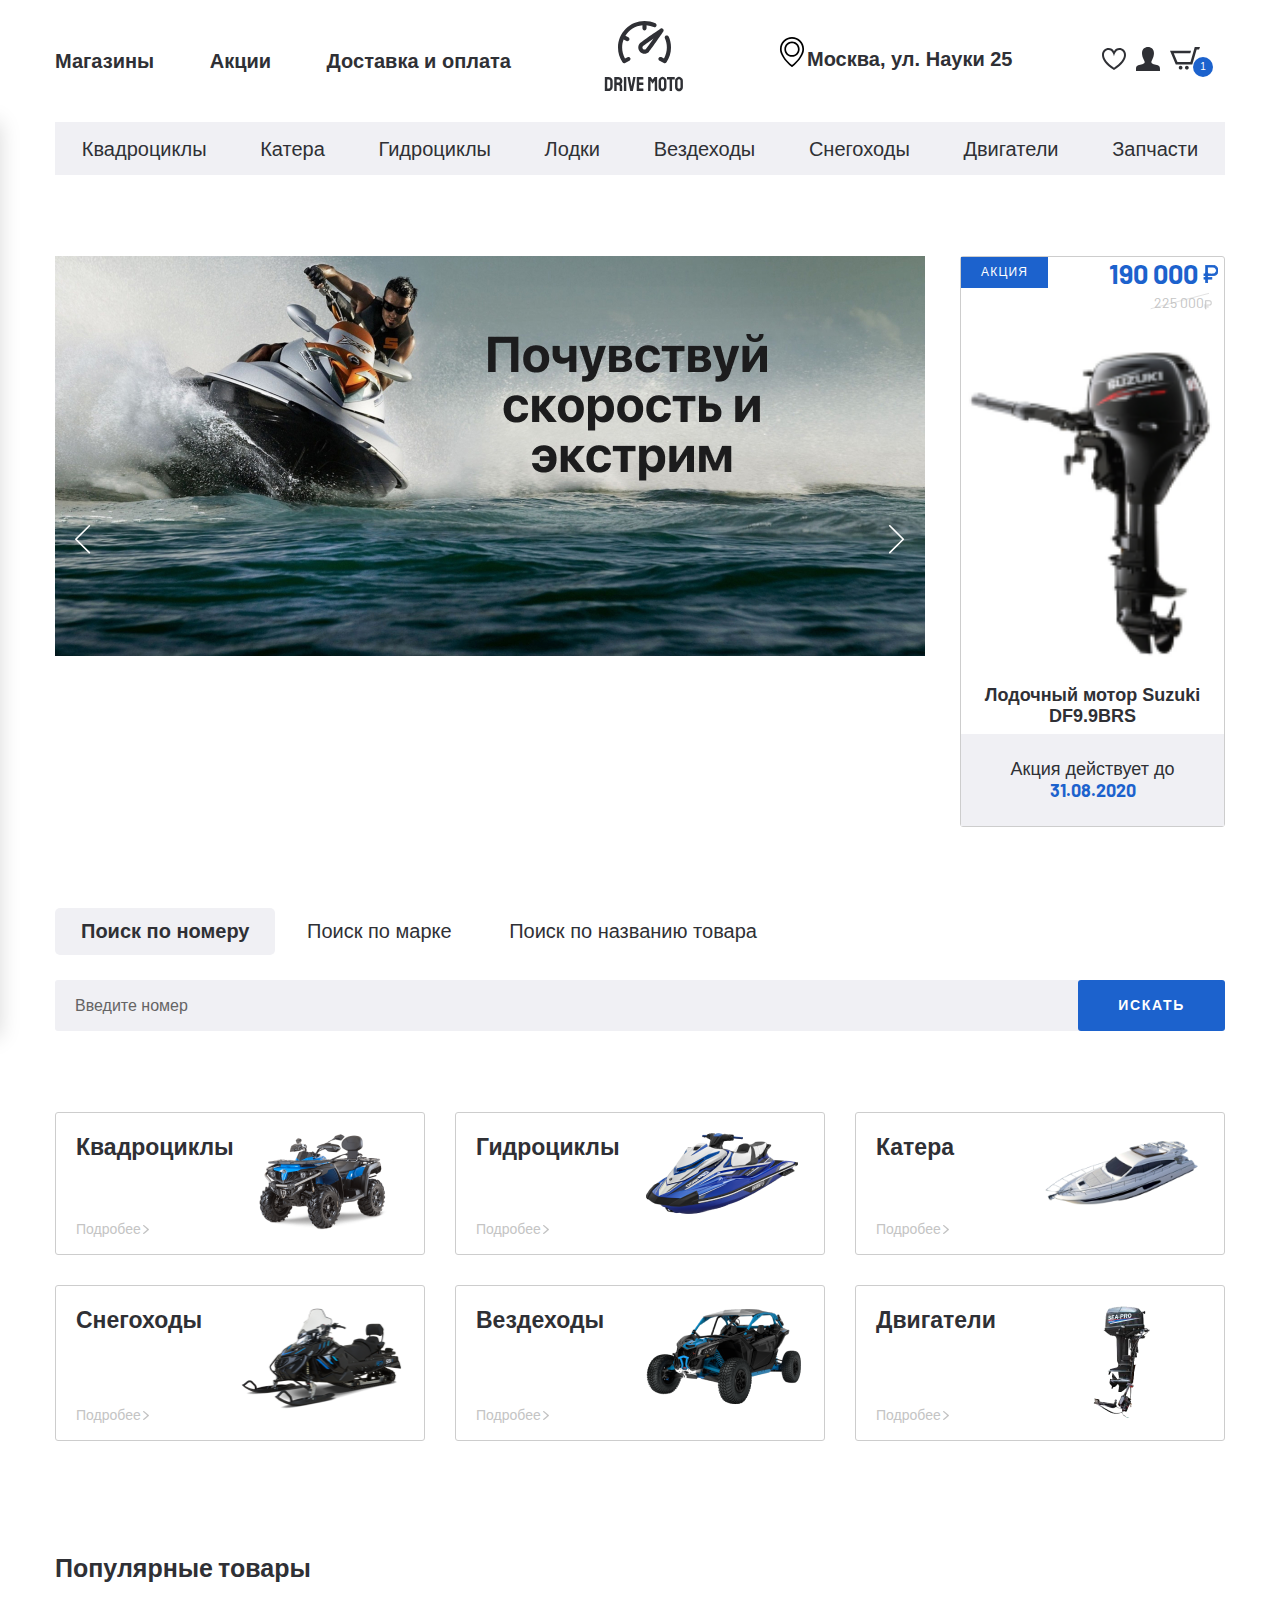
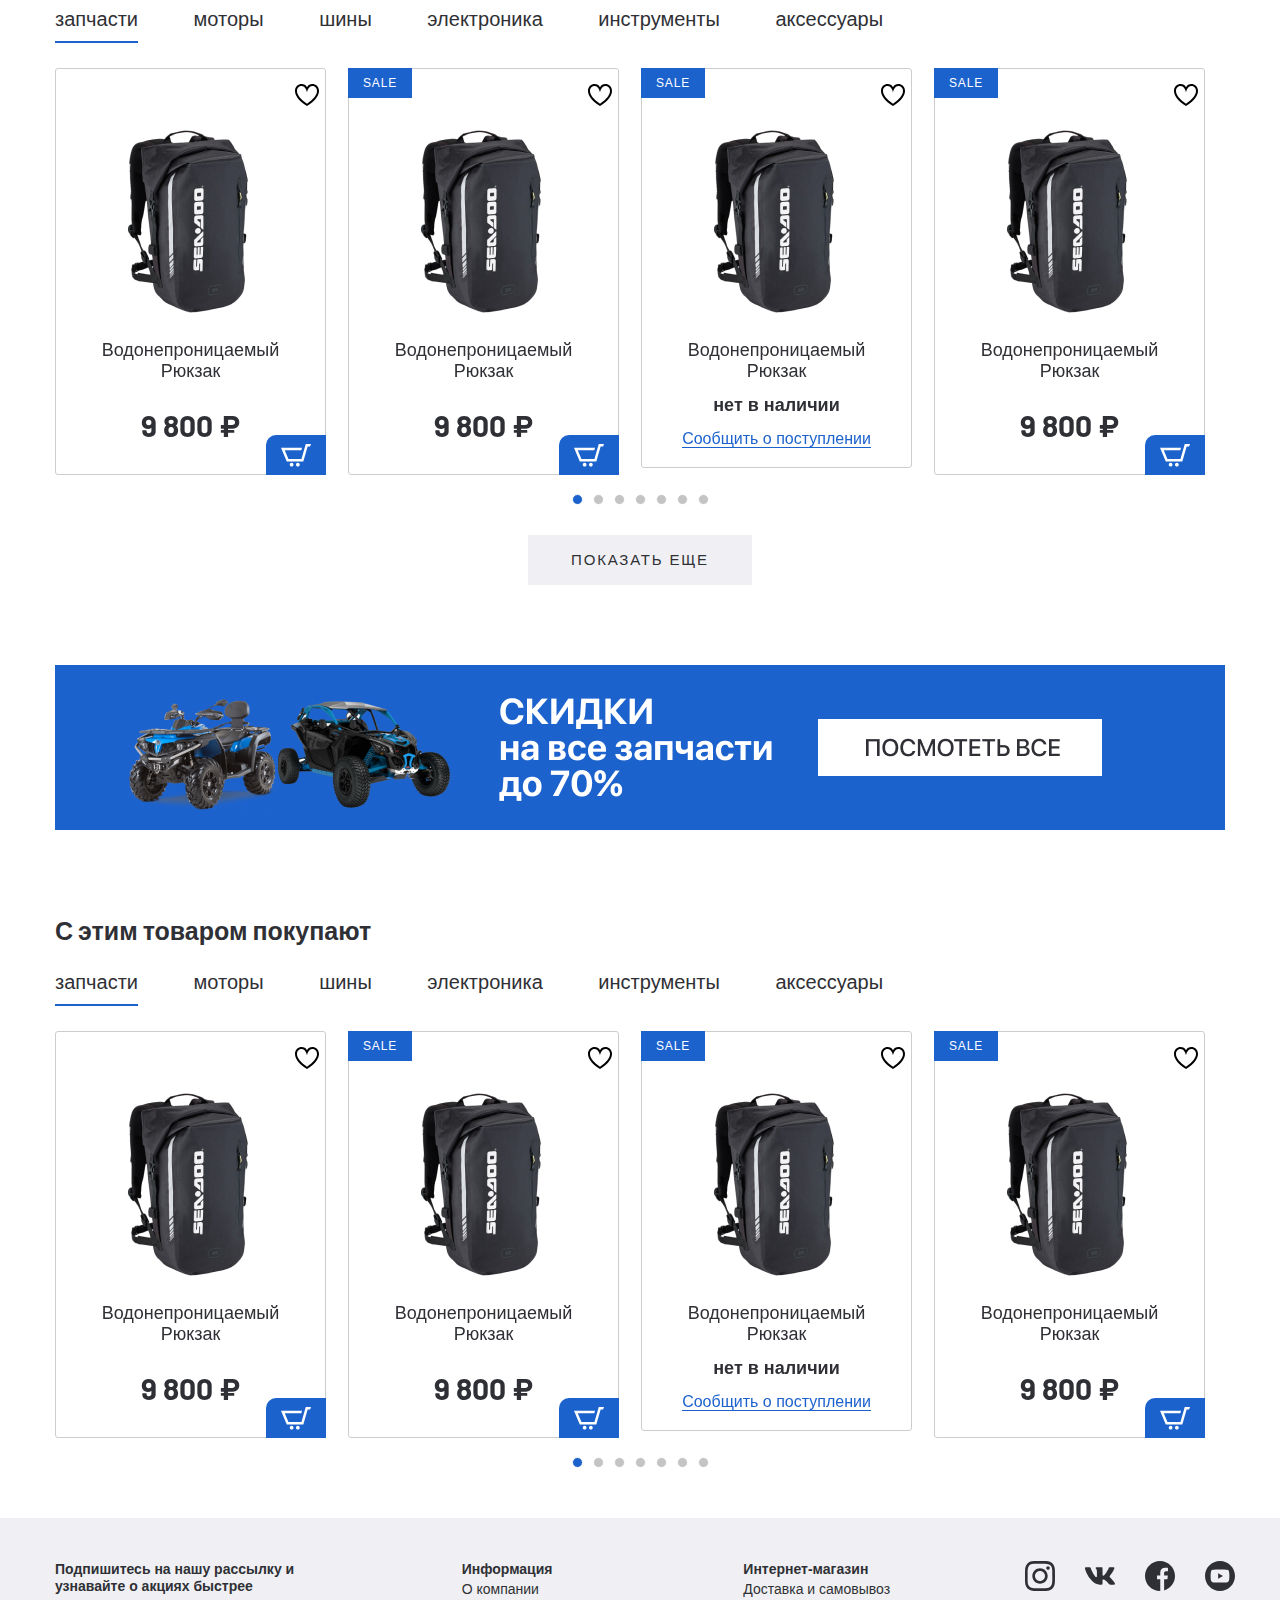
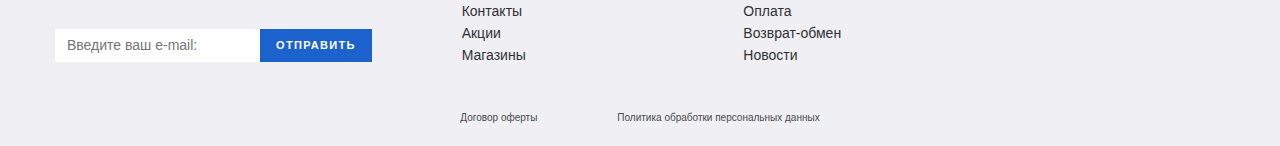
<file: start-n/index.html>
<!DOCTYPE html>
<html lang="ru">
<head>
  <meta charset="UTF-8">
  <meta name="viewport" content="width=device-width, initial-scale=1.0">
  <meta http-equiv="X-UA-Compatible" content="ie=edge">
  <title>Document</title>
  <link href="https://fonts.googleapis.com/css2?family=Barlow:wght@400;700&display=swap" rel="stylesheet">
  <link rel="stylesheet" href="css/normalize.css">
  <link rel="stylesheet" href="css/slick.css">
  <link rel="stylesheet" href="css/fonts.css">
  <link rel="stylesheet" href="css/ion.rangeSlider.min.css">
  <link rel="stylesheet" href="css/jquery.formstyler.css">
  <link rel="stylesheet" href="css/jquery.formstyler.theme.css">
  <link rel="stylesheet" href="css/style.css">
  <link rel="stylesheet" href="css/media.css">
</head>
<body>
  
  <header class="header">
    <div class="header__top">
      <div class="container">
        <div class="header__top-inner">
          <nav class="menu">
            <button class="menu__btn">
              <div class="menu__btn-line"></div>
              <div class="menu__btn-line"></div>
              <div class="menu__btn-line"></div>
            </button>
            <ul class="menu__list">
              <li class="menu__item">
                <a class="menu__link" href="#">
                  Магазины
                </a>
              </li>
              <li class="menu__item">
                <a class="menu__link" href="#">
                  Акции
                </a>
              </li>
              <li class="menu__item">
                <a class="menu__link" href="#">
                  Доставка и оплата
                </a>
              </li>
            </ul>
          </nav>
          <a class="logo" href="#">
            <img class="logo__img" src="images/logo.svg" alt="">
          </a>
          <div class="header__box">
            <p class="header__adress">
              Москва, ул. Науки 25
            </p>
            <ul class="user-list">
              <li class="user-list__item">
                <a class="user-list__link" href="">
                  <img src="images/heart.svg" alt="">
                </a>
              </li>
              <li class="user-list__item">
                <a class="user-list__link" href="">
                  <img src="images/user.svg" alt="">
                </a>
              </li>
              <li class="user-list__item">
                <a class="user-list__link basket" href="">
                  <img src="images/basket.svg" alt="">
                  <p class="basket__num">1</p>
                </a>
              </li>
            </ul>
          </div>
        </div>
      </div>
    </div>
    <ul class="menu-mobile__list">
      <li class="menu-mobile__item">
        <a class="menu-mobile__link" href="#">
          <img class="menu-mobile__img" src="images/user.svg" alt="">
          <p>Войти</p>
        </a>
      </li>
      <li class="menu-mobile__item">
        <a class="menu-mobile__link" href="#">
          <img class="menu-mobile__img" src="images/user.svg" alt="">
          <P>Регистрация</p>
        </a>
      </li>
      <li class="menu-mobile__item">
        <a class="menu-mobile__link" href="#">
          <img class="menu-mobile__img" src="images/heart.svg" alt="">
          <p>Избранное</p>
        </a>
      </li>
      <li class="menu-mobile__item">
        <a class="menu-mobile__link" href="#">
          <img class="menu-mobile__img" src="images/basket.svg" alt="">
          <p>Корзина</p>
        </a>
      </li>
      <li class="menu-mobile__item">
        <a class="menu-mobile__link" href="#">
          <img class="menu-mobile__img" src="images/house.svg" alt="">
          <p>Магазины</p>
        </a>
      </li>
      <li class="menu-mobile__item">
        <a class="menu-mobile__link" href="#">
          <img class="menu-mobile__img" src="images/proccent.svg" alt="">
          <p>Акции</p>
        </a>
      </li>
      <li class="menu-mobile__item">
        <a class="menu-mobile__link" href="#">
          <img class="menu-mobile__img" src="images/box.svg" alt="">
          <p>Доставка и оплата</p>
        </a>
      </li>
      <li class="menu-mobile__item">
        <a class="menu-mobile__link" href="#">
          <p>Квадроциклы</p>
        </a>
      </li>
      <li class="menu-mobile__item">
        <a class="menu-mobile__link" href="#">
          <p>Катера</p>
        </a>
      </li>
      <li class="menu-mobile__item">
        <a class="menu-mobile__link" href="#">
          <p>Гидроциклы</p>
        </a>
      </li>
      <li class="menu-mobile__item">
        <a class="menu-mobile__link" href="#">
          <p>Лодки</p>
        </a>
      </li>
      <li class="menu-mobile__item">
        <a class="menu-mobile__link" href="#">
          <p>Вездеходы</p>
        </a>
      </li>
      <li class="menu-mobile__item">
        <a class="menu-mobile__link" href="#">
          <p>Снегоходы</p>
        </a>
      </li>
      <li class="menu-mobile__item">
        <a class="menu-mobile__link" href="#">
          <p>Двигатели</p>
        </a>
      </li>
      <li class="menu-mobile__item">
        <a class="menu-mobile__link" href="#">
          <p>Запчасти</p>
        </a>
      </li>
    </ul>
    <div class="menu__mobile-linewrapper">
      <ul class="menu__mobile-line">
        <li class="menu__item">
          <a class="menu__link" href="#">
            Магазины
          </a>
        </li>
        <li class="menu__item">
          <a class="menu__link" href="#">
            Акции
          </a>
        </li>
        <li class="menu__item">
          <a class="menu__link" href="#">
            Доставка и оплата
          </a>
        </li>
      </ul>
    </div>
    <div class="header__bottom">
      <div class="container">
          <ul class="menu-categories">
            <li class="menu-categories__item">
              <a class="menu-categories__link" href="#">Квадроциклы</a>
            </li>
            <li class="menu-categories__item">
              <a class="menu-categories__link" href="#">Катера</a>
            </li>
            <li class="menu-categories__item">
              <a class="menu-categories__link" href="#">Гидроциклы</a>
            </li>
            <li class="menu-categories__item">
              <a class="menu-categories__link" href="#">Лодки</a>
            </li>
            <li class="menu-categories__item">
              <a class="menu-categories__link" href="#">Вездеходы</a>
            </li>
            <li class="menu-categories__item">
              <a class="menu-categories__link" href="#">Снегоходы</a>
            </li>
            <li class="menu-categories__item">
              <a class="menu-categories__link" href="#">Двигатели</a>
            </li>
            <li class="menu-categories__item">
              <a class="menu-categories__link" href="#">Запчасти</a>
            </li>
          </ul>
      </div>
    </div>
  </header>

  <section class="banner-section page-section">
    <div class="container">
      <div class="banner-section__inner">
        <div class="banner-section__slider">
          <a class="banner-section__slider-item" href="#">
            <img class="banner-section__slider-img" src="images/banner-slider.jpg" alt="">
          </a>
          <a class="banner-section__slider-item" href="#">
            <img class="banner-section__slider-img" src="images/banner-slider.jpg" alt="">
          </a>
          <a class="banner-section__slider-item" href="#">
            <img class="banner-section__slider-img" src="images/banner-slider.jpg" alt="">
          </a>
          <a class="banner-section__slider-item" href="#">
            <img class="banner-section__slider-img" src="images/banner-slider.jpg" alt="">
          </a>
          <a class="banner-section__slider-item" href="#">
            <img class="banner-section__slider-img" src="images/banner-slider.jpg" alt="">
          </a>
          <a class="banner-section__slider-item" href="#">
            <img class="banner-section__slider-img" src="images/banner-slider.jpg" alt="">
          </a>
        </div>
        <a class="banner-section__item sale-item" href="#">
          <div class="sale-item__top">
            <div class="sale-item__info">
              акция
            </div>
            <div class="sale-item__price">
              <div class="price sale-item__price-new">190 000</div>
              <div class="price sale-item__price-old">225 000</div>
            </div>
          </div>
          <img class="sale-item__img" src="images/content/sale-1.png" alt="">
          <h5 class="sale-item__title">
            Лодочный мотор Suzuki DF9.9BRS
          </h5>
          <p class="sale-item__footer">
            Акция действует до
            <span>31.08.2020</span>
          </p>
        </a>
      </div>
    </div>
  </section>

  <div class="search page-section">
    <div class="container">
      <div class="search__inner">
      <div class="search__tabs tabs-wrapper">
        <div class="mobile-overflow">
          <a class="tab search__tabs-item tab--active" href="#tab-1">Поиск по номеру</a>
          <a class="tab search__tabs-item" href="#tab-2">Поиск по марке</a>
          <a class="tab search__tabs-item" href="#tab-3">Поиск по названию товара</a>
        </div>
      </div>
        <div class="search__content">
          <div id="tab-1" class="tabs-content search__content-item tabs-content--active">
            <form class="search__content-form">
              <input class="search__content-input" type="text" placeholder="Введите номер">
              <button class="search__content-btn" type="submit">искать</button>
            </form>
          </div>
          <div id="tab-2" class="tabs-content search__content-item">
            <form class="search__content-form">
              <input class="search__content-input" type="text" placeholder="Введите марку">
              <button class="search__content-btn" type="submit">искать</button>
            </form>
          </div>
          <div id="tab-3" class="tabs-content search__content-item">
            <form class="search__content-form">
              <input class="search__content-input" type="text" placeholder="Введите название товара">
              <button class="search__content-btn" type="submit">искать</button>
            </form>
          </div>
        </div>
      </div>
    </div>
  </div>

  <section class="categories page-section">
    <div class="container">
      <div class="categories__inner">
        <a class="categories__item" href="#">
          <div class="categories__item-info">
            <h4 class="categories__item-title">Квадроциклы</h4>
            <p class="categories__item-text">Подробее</p>
          </div>
          <div class="categories__item-img">
            <img src="images/categories-1.png" alt="">
          </div>
        </a>
        <a class="categories__item" href="#">
          <div class="categories__item-info">
            <h4 class="categories__item-title">Гидроциклы</h4>
            <p class="categories__item-text">Подробее</p>
          </div>
          <div class="categories__item-img">
            <img src="images/categories-2.png" alt="">
          </div>
        </a>
        <a class="categories__item" href="#">
          <div class="categories__item-info">
            <h4 class="categories__item-title">Катера</h4>
            <p class="categories__item-text">Подробее</p>
          </div>
          <div class="categories__item-img">
            <img src="images/categories-3.png" alt="">
          </div>
        </a>
        <a class="categories__item" href="#">
          <div class="categories__item-info">
            <h4 class="categories__item-title">Снегоходы</h4>
            <p class="categories__item-text">Подробее</p>
          </div>
          <div class="categories__item-img">
            <img src="images/categories-4.png" alt="">
          </div>
        </a>
        <a class="categories__item" href="#">
          <div class="categories__item-info">
            <h4 class="categories__item-title">Вездеходы</h4>
            <p class="categories__item-text">Подробее</p>
          </div>
          <div class="categories__item-img">
            <img src="images/categories-5.png" alt="">
          </div>
        </a>
        <a class="categories__item" href="#">
          <div class="categories__item-info">
            <h4 class="categories__item-title">Двигатели</h4>
            <p class="categories__item-text">Подробее</p>
          </div>
          <div class="categories__item-img">
            <img src="images/categories-6.png" alt="">
          </div>
        </a>
      </div>
    </div>
  </section>

  <section class="products">
    <div class="container">
      <div class="products__inner">
        <h3 class="products__title">Популярные товары</h3>
        <div class="tabs-wrapper">
          <div class="tabs products__tabs mobile-overflow">
            <a class="tab products__tab tab--active" href="#product-tab-1">запчасти</a>
            <a class="tab products__tab" href="#product-tab-2">моторы</a>
            <a class="tab products__tab" href="#product-tab-3">шины</a>
            <a class="tab products__tab" href="#product-tab-4">электроника</a>
            <a class="tab products__tab" href="#product-tab-5">инструменты</a>
            <a class="tab products__tab" href="#product-tab-6">аксессуары</a>
          </div>
          </div>
          <div class="tabs-container products__container">
            <div id="product-tab-1" class="tabs-content products__content tabs-content--active">
              <div class="products-slider">
                <div class="product-slider__item">
                  <div class="product-item__wrapper">
                    <button class="product-item__favorite"></button>
                    <button class="product-item__basket">
                      <img src="images/basket-white.svg" alt="">
                    </button>
                    <a class="product-item__notify-link" href="#">
                      <span>Сообщить о поступлении</span>
                    </a>
                    <a class="product-item" href="#">
                      <p class="product-item__hover-text">
                        посмотреть товар
                      </p>
                      <img class="product-item__img" src="images/content/product-1.png" alt="">
                      <h4 class="product-item__title">
                        Водонепроницаемый Рюкзак
                      </h4>
                      <p class="price product-item__price">
                        9 800 ₽
                      </p>
                      <p class="product-item__notify-text">
                        нет в наличии
                      </p>
                    </a>
                  </div>
                </div>
                <div class="product-slider__item">
                  <div class="product-item__wrapper">
                    <button class="product-item__favorite"></button>
                    <button class="product-item__basket">
                      <img src="images/basket-white.svg" alt="">
                    </button>
                    <a class="product-item__notify-link" href="#">
                      <span>Сообщить о поступлении</span>
                    </a>
                    <a class="product-item product-item--sale" href="#">
                      <p class="product-item__hover-text">
                        посмотреть товар
                      </p>
                      <img class="product-item__img" src="images/content/product-1.png" alt="">
                      <h4 class="product-item__title">
                        Водонепроницаемый Рюкзак
                      </h4>
                      <p class="price product-item__price">
                        9 800 ₽
                      </p>
                      <p class="product-item__notify-text">
                        нет в наличии
                      </p>
                    </a>
                  </div>
                </div>
                <div class="product-slider__item">
                  <div class="product-item__wrapper product-item__not-avilable">
                    <button class="product-item__favorite"></button>
                    <button class="product-item__basket">
                      <img src="images/basket-white.svg" alt="">
                    </button>
                    <a class="product-item__notify-link" href="#">
                      <span>Сообщить о поступлении</span>
                    </a>
                    <a class="product-item product-item--sale" href="#">
                      <p class="product-item__hover-text">
                        посмотреть товар
                      </p>
                      <img class="product-item__img" src="images/content/product-1.png" alt="">
                      <h4 class="product-item__title">
                        Водонепроницаемый Рюкзак
                      </h4>
                      <p class="price product-item__price">
                        9 800 ₽
                      </p>
                      <p class="product-item__notify-text">
                        нет в наличии
                      </p>
                    </a>
                  </div>
                </div>
                <div class="product-slider__item">
                  <div class="product-item__wrapper">
                    <button class="product-item__favorite"></button>
                    <button class="product-item__basket">
                      <img src="images/basket-white.svg" alt="">
                    </button>
                    <a class="product-item__notify-link" href="#">
                      <span>Сообщить о поступлении</span>
                    </a>
                    <a class="product-item product-item--sale" href="#">
                      <p class="product-item__hover-text">
                        посмотреть товар
                      </p>
                      <img class="product-item__img" src="images/content/product-1.png" alt="">
                      <h4 class="product-item__title">
                        Водонепроницаемый Рюкзак
                      </h4>
                      <p class="price product-item__price">
                        9 800 ₽
                      </p>
                      <p class="product-item__notify-text">
                        нет в наличии
                      </p>
                    </a>
                  </div>
                </div>
                <div class="product-slider__item">
                  <div class="product-item__wrapper">
                    <button class="product-item__favorite"></button>
                    <button class="product-item__basket">
                      <img src="images/basket-white.svg" alt="">
                    </button>
                    <a class="product-item__notify-link" href="#">
                      <span>Сообщить о поступлении</span>
                    </a>
                    <a class="product-item product-item--sale" href="#">
                      <p class="product-item__hover-text">
                        посмотреть товар
                      </p>
                      <img class="product-item__img" src="images/content/product-1.png" alt="">
                      <h4 class="product-item__title">
                        Водонепроницаемый Рюкзак
                      </h4>
                      <p class="price product-item__price">
                        9 800 ₽
                      </p>
                      <p class="product-item__notify-text">
                        нет в наличии
                      </p>
                    </a>
                  </div>
                </div>
                <div class="product-slider__item">
                  <div class="product-item__wrapper">
                    <button class="product-item__favorite"></button>
                    <button class="product-item__basket">
                      <img src="images/basket-white.svg" alt="">
                    </button>
                    <a class="product-item__notify-link" href="#">
                      <span>Сообщить о поступлении</span>
                    </a>
                    <a class="product-item product-item--sale" href="#">
                      <p class="product-item__hover-text">
                        посмотреть товар
                      </p>
                      <img class="product-item__img" src="images/content/product-1.png" alt="">
                      <h4 class="product-item__title">
                        Водонепроницаемый Рюкзак
                      </h4>
                      <p class="price product-item__price">
                        9 800 ₽
                      </p>
                      <p class="product-item__notify-text">
                        нет в наличии
                      </p>
                    </a>
                  </div>
                </div>
                <div class="product-slider__item">
                  <div class="product-item__wrapper">
                    <button class="product-item__favorite"></button>
                    <button class="product-item__basket">
                      <img src="images/basket-white.svg" alt="">
                    </button>
                    <a class="product-item__notify-link" href="#">
                      <span>Сообщить о поступлении</span>
                    </a>
                    <a class="product-item product-item--sale" href="#">
                      <p class="product-item__hover-text">
                        посмотреть товар
                      </p>
                      <img class="product-item__img" src="images/content/product-1.png" alt="">
                      <h4 class="product-item__title">
                        Водонепроницаемый Рюкзак
                      </h4>
                      <p class="price product-item__price">
                        9 800 ₽
                      </p>
                      <p class="product-item__notify-text">
                        нет в наличии
                      </p>
                    </a>
                  </div>
                </div>
              </div>
            </div>
            <div id="product-tab-2" class="tabs-content products__content">
              <div class="products-slider">
                <div class="product-slider__item">
                  <div class="product-item__wrapper">
                    <button class="product-item__favorite"></button>
                    <button class="product-item__basket">
                      <img src="images/basket-white.svg" alt="">
                    </button>
                    <a class="product-item__notify-link" href="#">
                      <span>Сообщить о поступлении</span>
                    </a>
                    <a class="product-item" href="#">
                      <p class="product-item__hover-text">
                        посмотреть товар
                      </p>
                      <img class="product-item__img" src="images/content/product-1.png" alt="">
                      <h4 class="product-item__title">
                        Водонепроницаемый Рюкзак
                      </h4>
                      <p class="price product-item__price">
                        9 800 ₽
                      </p>
                      <p class="product-item__notify-text">
                        нет в наличии
                      </p>
                    </a>
                  </div>
                </div>
                <div class="product-slider__item">
                  <div class="product-item__wrapper">
                    <button class="product-item__favorite"></button>
                    <button class="product-item__basket">
                      <img src="images/basket-white.svg" alt="">
                    </button>
                    <a class="product-item__notify-link" href="#">
                      <span>Сообщить о поступлении</span>
                    </a>
                    <a class="product-item product-item--sale" href="#">
                      <p class="product-item__hover-text">
                        посмотреть товар
                      </p>
                      <img class="product-item__img" src="images/content/product-1.png" alt="">
                      <h4 class="product-item__title">
                        Водонепроницаемый Рюкзак
                      </h4>
                      <p class="price product-item__price">
                        9 800 ₽
                      </p>
                      <p class="product-item__notify-text">
                        нет в наличии
                      </p>
                    </a>
                  </div>
                </div>
                <div class="product-slider__item">
                  <div class="product-item__wrapper product-item__not-avilable">
                    <button class="product-item__favorite"></button>
                    <button class="product-item__basket">
                      <img src="images/basket-white.svg" alt="">
                    </button>
                    <a class="product-item__notify-link" href="#">
                      <span>Сообщить о поступлении</span>
                    </a>
                    <a class="product-item product-item--sale" href="#">
                      <p class="product-item__hover-text">
                        посмотреть товар
                      </p>
                      <img class="product-item__img" src="images/content/product-1.png" alt="">
                      <h4 class="product-item__title">
                        Водонепроницаемый Рюкзак
                      </h4>
                      <p class="price product-item__price">
                        9 800 ₽
                      </p>
                      <p class="product-item__notify-text">
                        нет в наличии
                      </p>
                    </a>
                  </div>
                </div>
                <div class="product-slider__item">
                  <div class="product-item__wrapper">
                    <button class="product-item__favorite"></button>
                    <button class="product-item__basket">
                      <img src="images/basket-white.svg" alt="">
                    </button>
                    <a class="product-item__notify-link" href="#">
                      <span>Сообщить о поступлении</span>
                    </a>
                    <a class="product-item product-item--sale" href="#">
                      <p class="product-item__hover-text">
                        посмотреть товар
                      </p>
                      <img class="product-item__img" src="images/content/product-1.png" alt="">
                      <h4 class="product-item__title">
                        Водонепроницаемый Рюкзак
                      </h4>
                      <p class="price product-item__price">
                        9 800 ₽
                      </p>
                      <p class="product-item__notify-text">
                        нет в наличии
                      </p>
                    </a>
                  </div>
                </div>
                <div class="product-slider__item">
                  <div class="product-item__wrapper">
                    <button class="product-item__favorite"></button>
                    <button class="product-item__basket">
                      <img src="images/basket-white.svg" alt="">
                    </button>
                    <a class="product-item__notify-link" href="#">
                      <span>Сообщить о поступлении</span>
                    </a>
                    <a class="product-item product-item--sale" href="#">
                      <p class="product-item__hover-text">
                        посмотреть товар
                      </p>
                      <img class="product-item__img" src="images/content/product-1.png" alt="">
                      <h4 class="product-item__title">
                        Водонепроницаемый Рюкзак
                      </h4>
                      <p class="price product-item__price">
                        9 800 ₽
                      </p>
                      <p class="product-item__notify-text">
                        нет в наличии
                      </p>
                    </a>
                  </div>
                </div>
                <div class="product-slider__item">
                  <div class="product-item__wrapper">
                    <button class="product-item__favorite"></button>
                    <button class="product-item__basket">
                      <img src="images/basket-white.svg" alt="">
                    </button>
                    <a class="product-item__notify-link" href="#">
                      <span>Сообщить о поступлении</span>
                    </a>
                    <a class="product-item product-item--sale" href="#">
                      <p class="product-item__hover-text">
                        посмотреть товар
                      </p>
                      <img class="product-item__img" src="images/content/product-1.png" alt="">
                      <h4 class="product-item__title">
                        Водонепроницаемый Рюкзак
                      </h4>
                      <p class="price product-item__price">
                        9 800 ₽
                      </p>
                      <p class="product-item__notify-text">
                        нет в наличии
                      </p>
                    </a>
                  </div>
                </div>
                <div class="product-slider__item">
                  <div class="product-item__wrapper">
                    <button class="product-item__favorite"></button>
                    <button class="product-item__basket">
                      <img src="images/basket-white.svg" alt="">
                    </button>
                    <a class="product-item__notify-link" href="#">
                      <span>Сообщить о поступлении</span>
                    </a>
                    <a class="product-item product-item--sale" href="#">
                      <p class="product-item__hover-text">
                        посмотреть товар
                      </p>
                      <img class="product-item__img" src="images/content/product-1.png" alt="">
                      <h4 class="product-item__title">
                        Водонепроницаемый Рюкзак
                      </h4>
                      <p class="price product-item__price">
                        9 800 ₽
                      </p>
                      <p class="product-item__notify-text">
                        нет в наличии
                      </p>
                    </a>
                  </div>
                </div>
              </div>
            </div>
            <div id="#product-tab-3" class="tabs-content products__content">slider-3</div>
            <div id="#product-tab-4" class="tabs-content products__content">slider-4</div>
            <div id="#product-tab-5" class="tabs-content products__content">slider-5</div>
            <div id="#product-tab-6" class="tabs-content products__content">slider-6</div>
        </div>
        <div class="product__more">
          <a class="product__more-link" href="#">Показать еще</a>
        </div>
      </div>
    </div>
  </section>

  <div class="banner">
    <div class="container">
      <a class="banner__link" href="#">
        <img src="images/banner.jpg" alt="">
      </a>
    </div>
  </div>

  <section class="products">
    <div class="container">
      <div class="products__inner">
        <h3 class="products__title">С этим товаром покупают</h3>
        <div class="tabs-wrapper">
          <div class="tabs products__tabs mobile-overflow">
            <a class="tab products__tab tab--active" href="#popular-tab-1">запчасти</a>
            <a class="tab products__tab" href="#popular-tab-2">моторы</a>
            <a class="tab products__tab" href="#popular-tab-3">шины</a>
            <a class="tab products__tab" href="#popular-tab-4">электроника</a>
            <a class="tab products__tab" href="#popular-tab-5">инструменты</a>
            <a class="tab products__tab" href="#popular-tab-6">аксессуары</a>
          </div>
          </div>
          <div class="tabs-container products__container">
            <div id="popular-tab-1" class="tabs-content products__content tabs-content--active">
              <div class="products-slider">
                <div class="product-slider__item">
                  <div class="product-item__wrapper">
                    <button class="product-item__favorite"></button>
                    <button class="product-item__basket">
                      <img src="images/basket-white.svg" alt="">
                    </button>
                    <a class="product-item__notify-link" href="#">
                      <span>Сообщить о поступлении</span>
                    </a>
                    <a class="product-item" href="#">
                      <p class="product-item__hover-text">
                        посмотреть товар
                      </p>
                      <img class="product-item__img" src="images/content/product-1.png" alt="">
                      <h4 class="product-item__title">
                        Водонепроницаемый Рюкзак
                      </h4>
                      <p class="price product-item__price">
                        9 800 ₽
                      </p>
                      <p class="product-item__notify-text">
                        нет в наличии
                      </p>
                    </a>
                  </div>
                </div>
                <div class="product-slider__item">
                  <div class="product-item__wrapper">
                    <button class="product-item__favorite"></button>
                    <button class="product-item__basket">
                      <img src="images/basket-white.svg" alt="">
                    </button>
                    <a class="product-item__notify-link" href="#">
                      <span>Сообщить о поступлении</span>
                    </a>
                    <a class="product-item product-item--sale" href="#">
                      <p class="product-item__hover-text">
                        посмотреть товар
                      </p>
                      <img class="product-item__img" src="images/content/product-1.png" alt="">
                      <h4 class="product-item__title">
                        Водонепроницаемый Рюкзак
                      </h4>
                      <p class="price product-item__price">
                        9 800 ₽
                      </p>
                      <p class="product-item__notify-text">
                        нет в наличии
                      </p>
                    </a>
                  </div>
                </div>
                <div class="product-slider__item">
                  <div class="product-item__wrapper product-item__not-avilable">
                    <button class="product-item__favorite"></button>
                    <button class="product-item__basket">
                      <img src="images/basket-white.svg" alt="">
                    </button>
                    <a class="product-item__notify-link" href="#">
                      <span>Сообщить о поступлении</span>
                    </a>
                    <a class="product-item product-item--sale" href="#">
                      <p class="product-item__hover-text">
                        посмотреть товар
                      </p>
                      <img class="product-item__img" src="images/content/product-1.png" alt="">
                      <h4 class="product-item__title">
                        Водонепроницаемый Рюкзак
                      </h4>
                      <p class="price product-item__price">
                        9 800 ₽
                      </p>
                      <p class="product-item__notify-text">
                        нет в наличии
                      </p>
                    </a>
                  </div>
                </div>
                <div class="product-slider__item">
                  <div class="product-item__wrapper">
                    <button class="product-item__favorite"></button>
                    <button class="product-item__basket">
                      <img src="images/basket-white.svg" alt="">
                    </button>
                    <a class="product-item__notify-link" href="#">
                      <span>Сообщить о поступлении</span>
                    </a>
                    <a class="product-item product-item--sale" href="#">
                      <p class="product-item__hover-text">
                        посмотреть товар
                      </p>
                      <img class="product-item__img" src="images/content/product-1.png" alt="">
                      <h4 class="product-item__title">
                        Водонепроницаемый Рюкзак
                      </h4>
                      <p class="price product-item__price">
                        9 800 ₽
                      </p>
                      <p class="product-item__notify-text">
                        нет в наличии
                      </p>
                    </a>
                  </div>
                </div>
                <div class="product-slider__item">
                  <div class="product-item__wrapper">
                    <button class="product-item__favorite"></button>
                    <button class="product-item__basket">
                      <img src="images/basket-white.svg" alt="">
                    </button>
                    <a class="product-item__notify-link" href="#">
                      <span>Сообщить о поступлении</span>
                    </a>
                    <a class="product-item product-item--sale" href="#">
                      <p class="product-item__hover-text">
                        посмотреть товар
                      </p>
                      <img class="product-item__img" src="images/content/product-1.png" alt="">
                      <h4 class="product-item__title">
                        Водонепроницаемый Рюкзак
                      </h4>
                      <p class="price product-item__price">
                        9 800 ₽
                      </p>
                      <p class="product-item__notify-text">
                        нет в наличии
                      </p>
                    </a>
                  </div>
                </div>
                <div class="product-slider__item">
                  <div class="product-item__wrapper">
                    <button class="product-item__favorite"></button>
                    <button class="product-item__basket">
                      <img src="images/basket-white.svg" alt="">
                    </button>
                    <a class="product-item__notify-link" href="#">
                      <span>Сообщить о поступлении</span>
                    </a>
                    <a class="product-item product-item--sale" href="#">
                      <p class="product-item__hover-text">
                        посмотреть товар
                      </p>
                      <img class="product-item__img" src="images/content/product-1.png" alt="">
                      <h4 class="product-item__title">
                        Водонепроницаемый Рюкзак
                      </h4>
                      <p class="price product-item__price">
                        9 800 ₽
                      </p>
                      <p class="product-item__notify-text">
                        нет в наличии
                      </p>
                    </a>
                  </div>
                </div>
                <div class="product-slider__item">
                  <div class="product-item__wrapper">
                    <button class="product-item__favorite"></button>
                    <button class="product-item__basket">
                      <img src="images/basket-white.svg" alt="">
                    </button>
                    <a class="product-item__notify-link" href="#">
                      <span>Сообщить о поступлении</span>
                    </a>
                    <a class="product-item product-item--sale" href="#">
                      <p class="product-item__hover-text">
                        посмотреть товар
                      </p>
                      <img class="product-item__img" src="images/content/product-1.png" alt="">
                      <h4 class="product-item__title">
                        Водонепроницаемый Рюкзак
                      </h4>
                      <p class="price product-item__price">
                        9 800 ₽
                      </p>
                      <p class="product-item__notify-text">
                        нет в наличии
                      </p>
                    </a>
                  </div>
                </div>
              </div>
            </div>
            <div id="popular-tab-2" class="tabs-content products__content">
              <div class="products-slider">
                <div class="product-slider__item">
                  <div class="product-item__wrapper">
                    <button class="product-item__favorite"></button>
                    <button class="product-item__basket">
                      <img src="images/basket-white.svg" alt="">
                    </button>
                    <a class="product-item__notify-link" href="#">
                      <span>Сообщить о поступлении</span>
                    </a>
                    <a class="product-item" href="#">
                      <p class="product-item__hover-text">
                        посмотреть товар
                      </p>
                      <img class="product-item__img" src="images/content/product-1.png" alt="">
                      <h4 class="product-item__title">
                        Водонепроницаемый Рюкзак
                      </h4>
                      <p class="price product-item__price">
                        9 800 ₽
                      </p>
                      <p class="product-item__notify-text">
                        нет в наличии
                      </p>
                    </a>
                  </div>
                </div>
                <div class="product-slider__item">
                  <div class="product-item__wrapper">
                    <button class="product-item__favorite"></button>
                    <button class="product-item__basket">
                      <img src="images/basket-white.svg" alt="">
                    </button>
                    <a class="product-item__notify-link" href="#">
                      <span>Сообщить о поступлении</span>
                    </a>
                    <a class="product-item product-item--sale" href="#">
                      <p class="product-item__hover-text">
                        посмотреть товар
                      </p>
                      <img class="product-item__img" src="images/content/product-1.png" alt="">
                      <h4 class="product-item__title">
                        Водонепроницаемый Рюкзак
                      </h4>
                      <p class="price product-item__price">
                        9 800 ₽
                      </p>
                      <p class="product-item__notify-text">
                        нет в наличии
                      </p>
                    </a>
                  </div>
                </div>
                <div class="product-slider__item">
                  <div class="product-item__wrapper product-item__not-avilable">
                    <button class="product-item__favorite"></button>
                    <button class="product-item__basket">
                      <img src="images/basket-white.svg" alt="">
                    </button>
                    <a class="product-item__notify-link" href="#">
                      <span>Сообщить о поступлении</span>
                    </a>
                    <a class="product-item product-item--sale" href="#">
                      <p class="product-item__hover-text">
                        посмотреть товар
                      </p>
                      <img class="product-item__img" src="images/content/product-1.png" alt="">
                      <h4 class="product-item__title">
                        Водонепроницаемый Рюкзак
                      </h4>
                      <p class="price product-item__price">
                        9 800 ₽
                      </p>
                      <p class="product-item__notify-text">
                        нет в наличии
                      </p>
                    </a>
                  </div>
                </div>
                <div class="product-slider__item">
                  <div class="product-item__wrapper">
                    <button class="product-item__favorite"></button>
                    <button class="product-item__basket">
                      <img src="images/basket-white.svg" alt="">
                    </button>
                    <a class="product-item__notify-link" href="#">
                      <span>Сообщить о поступлении</span>
                    </a>
                    <a class="product-item product-item--sale" href="#">
                      <p class="product-item__hover-text">
                        посмотреть товар
                      </p>
                      <img class="product-item__img" src="images/content/product-1.png" alt="">
                      <h4 class="product-item__title">
                        Водонепроницаемый Рюкзак
                      </h4>
                      <p class="price product-item__price">
                        9 800 ₽
                      </p>
                      <p class="product-item__notify-text">
                        нет в наличии
                      </p>
                    </a>
                  </div>
                </div>
                <div class="product-slider__item">
                  <div class="product-item__wrapper">
                    <button class="product-item__favorite"></button>
                    <button class="product-item__basket">
                      <img src="images/basket-white.svg" alt="">
                    </button>
                    <a class="product-item__notify-link" href="#">
                      <span>Сообщить о поступлении</span>
                    </a>
                    <a class="product-item product-item--sale" href="#">
                      <p class="product-item__hover-text">
                        посмотреть товар
                      </p>
                      <img class="product-item__img" src="images/content/product-1.png" alt="">
                      <h4 class="product-item__title">
                        Водонепроницаемый Рюкзак
                      </h4>
                      <p class="price product-item__price">
                        9 800 ₽
                      </p>
                      <p class="product-item__notify-text">
                        нет в наличии
                      </p>
                    </a>
                  </div>
                </div>
                <div class="product-slider__item">
                  <div class="product-item__wrapper">
                    <button class="product-item__favorite"></button>
                    <button class="product-item__basket">
                      <img src="images/basket-white.svg" alt="">
                    </button>
                    <a class="product-item__notify-link" href="#">
                      <span>Сообщить о поступлении</span>
                    </a>
                    <a class="product-item product-item--sale" href="#">
                      <p class="product-item__hover-text">
                        посмотреть товар
                      </p>
                      <img class="product-item__img" src="images/content/product-1.png" alt="">
                      <h4 class="product-item__title">
                        Водонепроницаемый Рюкзак
                      </h4>
                      <p class="price product-item__price">
                        9 800 ₽
                      </p>
                      <p class="product-item__notify-text">
                        нет в наличии
                      </p>
                    </a>
                  </div>
                </div>
                <div class="product-slider__item">
                  <div class="product-item__wrapper">
                    <button class="product-item__favorite"></button>
                    <button class="product-item__basket">
                      <img src="images/basket-white.svg" alt="">
                    </button>
                    <a class="product-item__notify-link" href="#">
                      <span>Сообщить о поступлении</span>
                    </a>
                    <a class="product-item product-item--sale" href="#">
                      <p class="product-item__hover-text">
                        посмотреть товар
                      </p>
                      <img class="product-item__img" src="images/content/product-1.png" alt="">
                      <h4 class="product-item__title">
                        Водонепроницаемый Рюкзак
                      </h4>
                      <p class="price product-item__price">
                        9 800 ₽
                      </p>
                      <p class="product-item__notify-text">
                        нет в наличии
                      </p>
                    </a>
                  </div>
                </div>
              </div>
            </div>
            <div id="popular-tab-3" class="tabs-content products__content">slider-3</div>
            <div id="popular-tab-4" class="tabs-content products__content">slider-4</div>
            <div id="popular-tab-5" class="tabs-content products__content">slider-5</div>
            <div id="popular-tab-6" class="tabs-content products__content">slider-6</div>
          </div>
        </div>
      </div>
  </section>

  <footer class="footer">
    <div class="container">
      <div class="footer__top">
        <div class="footer__top-inner">
          <div class="footer__top-item footer__top-newslatter">
            <h6 class="footer__top-title">
              Подпишитесь на нашу рассылку и узнавайте о акциях быстрее
            </h6>
            <form class="footer-form">
              <input class="footer-form__input" type="text" placeholder="Введите ваш e-mail:">
              <button class="footer-form__btn" type="submit">Отправить</button>
            </form>
          </div>
          <div class="footer__top-item footer__top-itemdrop">
            <h6 class="footer__top-title footer__topdrop">
              Информация
            </h6>
            <ul class="footer-list">
              <li class="footer-list__item"><a href="#">О компании</a></li>
              <li class="footer-list__item"><a href="#">Контакты</a></li>
              <li class="footer-list__item"><a href="#">Акции</a></li>
              <li class="footer-list__item"><a href="#">Магазины</a></li>
            </ul>
          </div>
          <div class="footer__top-item">
            <h6 class="footer__top-title footer__topdrop">
              Интернет-магазин
            </h6>
            <ul class="footer-list">
              <li class="footer-list__item"><a href="#">Доставка и самовывоз</a></li>
              <li class="footer-list__item"><a href="#">Оплата</a></li>
              <li class="footer-list__item"><a href="#">Возврат-обмен</a></li>
              <li class="footer-list__item"><a href="#">Новости</a></li>
            </ul>
          </div>
          <div class="footer__top-item">
            <ul class="social-list">
              <li class="social-list__item">
                <a href="#">
                  <img src="images/instagram.svg" alt="">
                </a>
              </li>
              <li class="social-list__item">
                <a href="#">
                  <img src="images/vkontakte.svg" alt="">
                </a>
              </li>
              <li class="social-list__item">
                <a href="#">
                  <img src="images/facebook.svg" alt="">
                </a>
              </li>
              <li class="social-list__item">
                <a href="#">
                  <img src="images/youtube.svg" alt="">
                </a>
              </li>
            </ul>
          </div>
        </div>
      </div>
      <div class="footer__bottom">
        <a class="footer__bottom-link" href="#">
          Договор оферты
        </a>
        <a class="footer__bottom-link" href="#">
          Политика обработки персональных данных
        </a>
      </div>
    </div>
  </footer>

  <script src="https://ajax.googleapis.com/ajax/libs/jquery/3.4.1/jquery.min.js"></script>
  <script src="js/slick.min.js"></script>
  <script src="js/ion.rangeSlider.min.js"></script>
  <script src="js/jquery.formstyler.min.js"></script>
  <script src="js/jquery.rateyo.min.js"></script>
  <script src="js/main.js"></script>
</body>
</html>
</file>
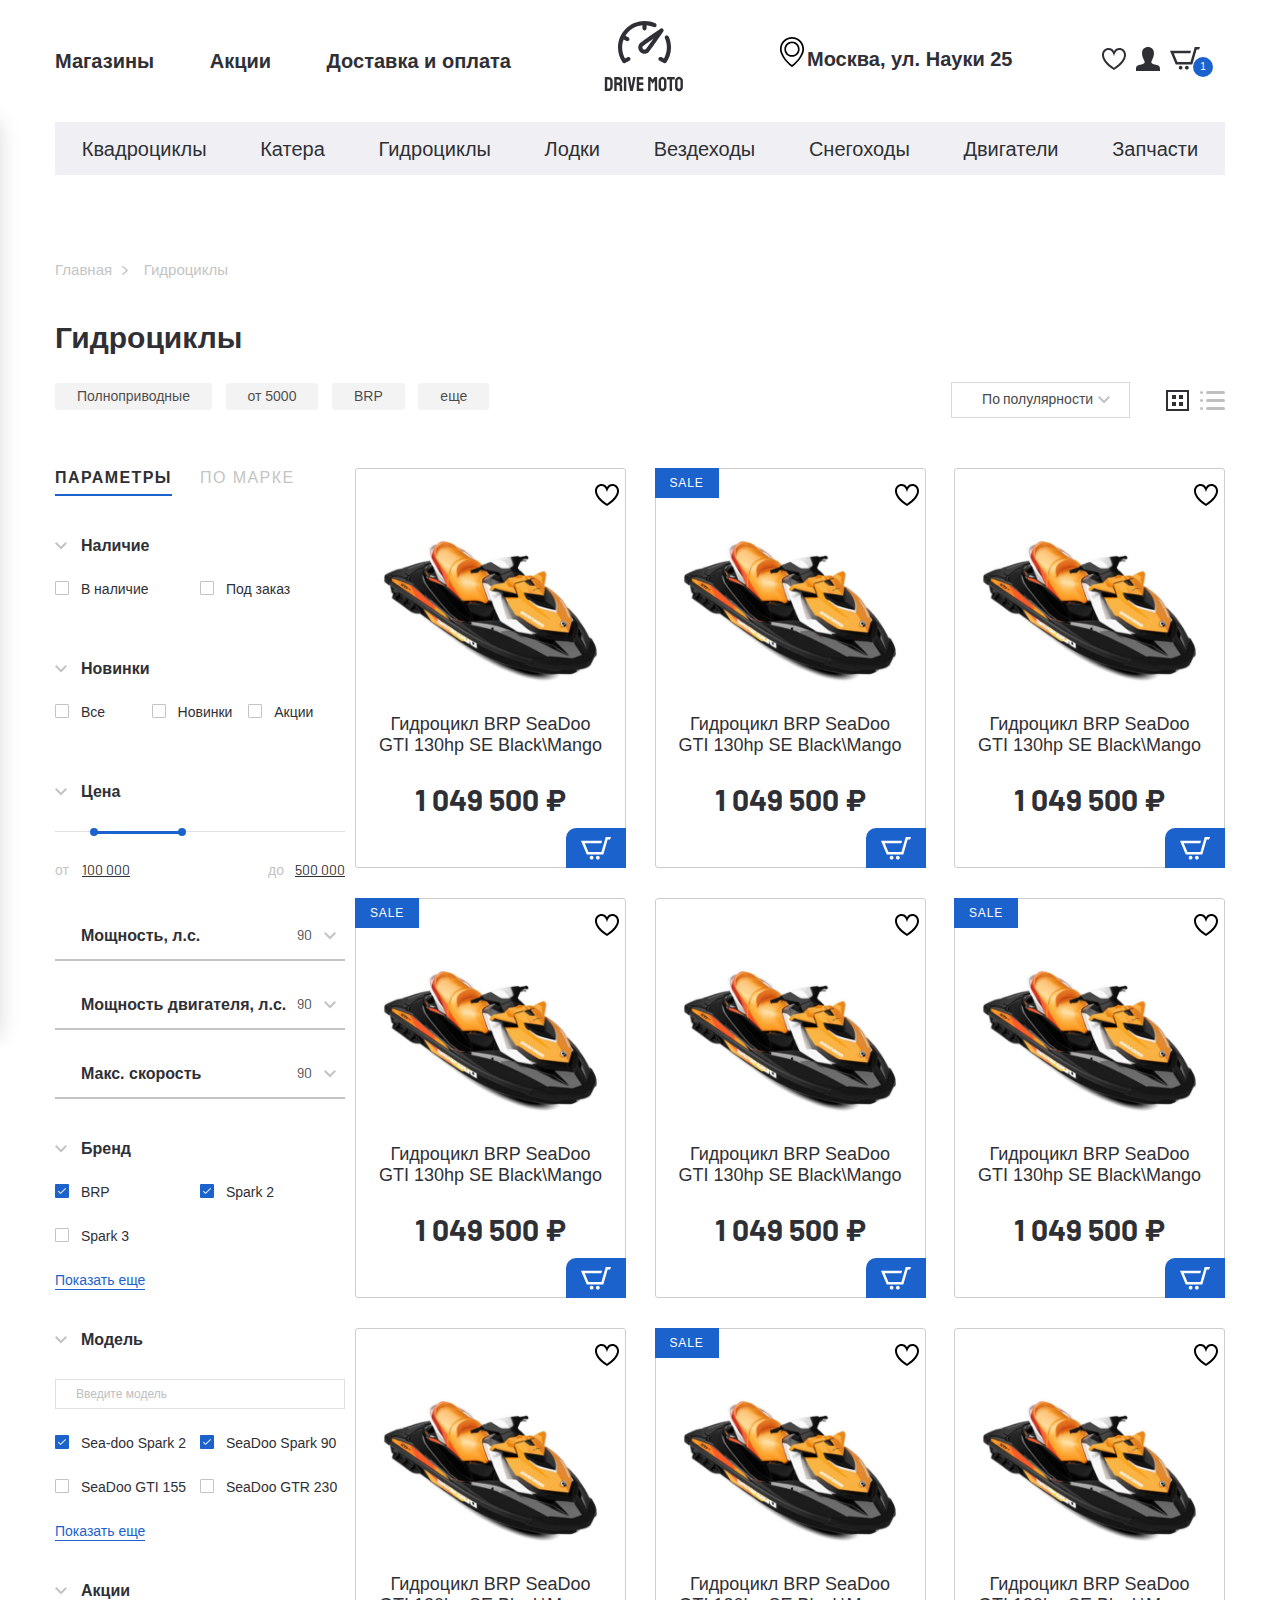
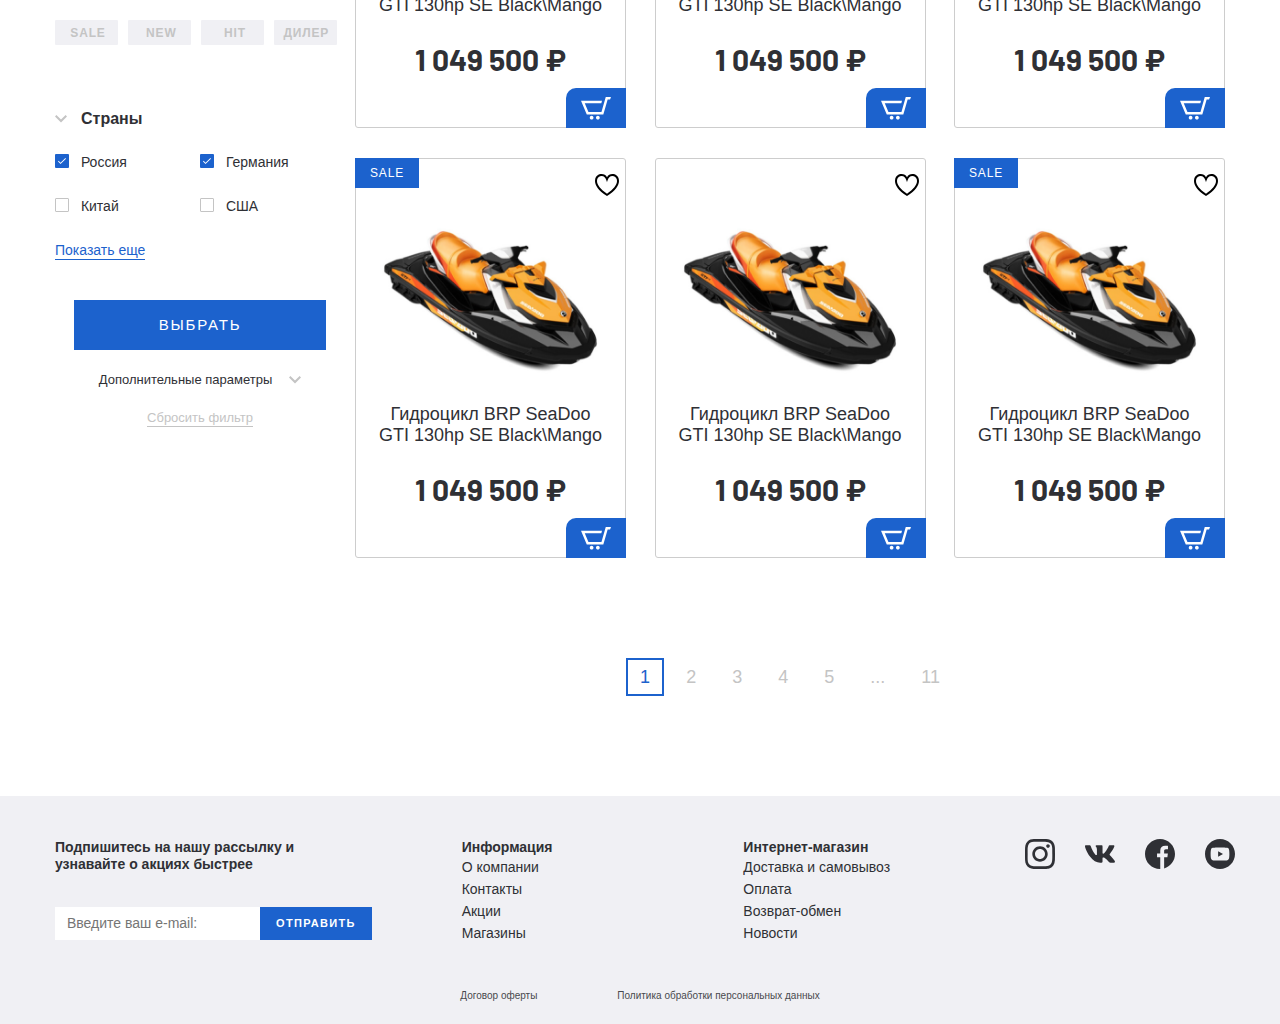
<file: start-n/catalog.html>
<!DOCTYPE html>
<html lang="ru">
<head>
  <meta charset="UTF-8">
  <meta name="viewport" content="width=device-width, initial-scale=1.0">
  <meta http-equiv="X-UA-Compatible" content="ie=edge">
  <title>Document</title>
  <link href="https://fonts.googleapis.com/css2?family=Barlow:wght@400;700&display=swap" rel="stylesheet">
  <link rel="stylesheet" href="css/normalize.css">
  <link rel="stylesheet" href="css/slick.css">
  <link rel="stylesheet" href="css/fonts.css">
  <link rel="stylesheet" href="css/ion.rangeSlider.min.css">
  <link rel="stylesheet" href="css/jquery.formstyler.css">
  <link rel="stylesheet" href="css/jquery.formstyler.theme.css">
  <link rel="stylesheet" href="css/style.css">
  <link rel="stylesheet" href="css/media.css">
</head>
<body>
  
  <header class="header">
    <div class="header__top">
      <div class="container">
        <div class="header__top-inner">
          <nav class="menu">
            <button class="menu__btn">
              <div class="menu__btn-line"></div>
              <div class="menu__btn-line"></div>
              <div class="menu__btn-line"></div>
            </button>
            <ul class="menu__list">
              <li class="menu__item">
                <a class="menu__link" href="#">
                  Магазины
                </a>
              </li>
              <li class="menu__item">
                <a class="menu__link" href="#">
                  Акции
                </a>
              </li>
              <li class="menu__item">
                <a class="menu__link" href="#">
                  Доставка и оплата
                </a>
              </li>
            </ul>
          </nav>
          <a class="logo" href="#">
            <img class="logo__img" src="images/logo.svg" alt="">
          </a>
          <div class="header__box">
            <p class="header__adress">
              Москва, ул. Науки 25
            </p>
            <ul class="user-list">
              <li class="user-list__item">
                <a class="user-list__link" href="">
                  <img src="images/heart.svg" alt="">
                </a>
              </li>
              <li class="user-list__item">
                <a class="user-list__link" href="">
                  <img src="images/user.svg" alt="">
                </a>
              </li>
              <li class="user-list__item">
                <a class="user-list__link basket" href="">
                  <img src="images/basket.svg" alt="">
                  <p class="basket__num">1</p>
                </a>
              </li>
            </ul>
          </div>
        </div>
      </div>
    </div>
    <ul class="menu-mobile__list">
      <li class="menu-mobile__item">
        <a class="menu-mobile__link" href="#">
          <img class="menu-mobile__img" src="images/user.svg" alt="">
          <p>Войти</p>
        </a>
      </li>
      <li class="menu-mobile__item">
        <a class="menu-mobile__link" href="#">
          <img class="menu-mobile__img" src="images/user.svg" alt="">
          <P>Регистрация</p>
        </a>
      </li>
      <li class="menu-mobile__item">
        <a class="menu-mobile__link" href="#">
          <img class="menu-mobile__img" src="images/heart.svg" alt="">
          <p>Избранное</p>
        </a>
      </li>
      <li class="menu-mobile__item">
        <a class="menu-mobile__link" href="#">
          <img class="menu-mobile__img" src="images/basket.svg" alt="">
          <p>Корзина</p>
        </a>
      </li>
      <li class="menu-mobile__item">
        <a class="menu-mobile__link" href="#">
          <img class="menu-mobile__img" src="images/house.svg" alt="">
          <p>Магазины</p>
        </a>
      </li>
      <li class="menu-mobile__item">
        <a class="menu-mobile__link" href="#">
          <img class="menu-mobile__img" src="images/proccent.svg" alt="">
          <p>Акции</p>
        </a>
      </li>
      <li class="menu-mobile__item">
        <a class="menu-mobile__link" href="#">
          <img class="menu-mobile__img" src="images/box.svg" alt="">
          <p>Доставка и оплата</p>
        </a>
      </li>
      <li class="menu-mobile__item">
        <a class="menu-mobile__link" href="#">
          <p>Квадроциклы</p>
        </a>
      </li>
      <li class="menu-mobile__item">
        <a class="menu-mobile__link" href="#">
          <p>Катера</p>
        </a>
      </li>
      <li class="menu-mobile__item">
        <a class="menu-mobile__link" href="#">
          <p>Гидроциклы</p>
        </a>
      </li>
      <li class="menu-mobile__item">
        <a class="menu-mobile__link" href="#">
          <p>Лодки</p>
        </a>
      </li>
      <li class="menu-mobile__item">
        <a class="menu-mobile__link" href="#">
          <p>Вездеходы</p>
        </a>
      </li>
      <li class="menu-mobile__item">
        <a class="menu-mobile__link" href="#">
          <p>Снегоходы</p>
        </a>
      </li>
      <li class="menu-mobile__item">
        <a class="menu-mobile__link" href="#">
          <p>Двигатели</p>
        </a>
      </li>
      <li class="menu-mobile__item">
        <a class="menu-mobile__link" href="#">
          <p>Запчасти</p>
        </a>
      </li>
    </ul>
    <div class="menu__mobile-linewrapper">
      <ul class="menu__mobile-line">
        <li class="menu__item">
          <a class="menu__link" href="#">
            Магазины
          </a>
        </li>
        <li class="menu__item">
          <a class="menu__link" href="#">
            Акции
          </a>
        </li>
        <li class="menu__item">
          <a class="menu__link" href="#">
            Доставка и оплата
          </a>
        </li>
      </ul>
    </div>
    <div class="header__bottom">
      <div class="container">
          <ul class="menu-categories">
            <li class="menu-categories__item">
              <a class="menu-categories__link" href="#">Квадроциклы</a>
            </li>
            <li class="menu-categories__item">
              <a class="menu-categories__link" href="#">Катера</a>
            </li>
            <li class="menu-categories__item">
              <a class="menu-categories__link" href="#">Гидроциклы</a>
            </li>
            <li class="menu-categories__item">
              <a class="menu-categories__link" href="#">Лодки</a>
            </li>
            <li class="menu-categories__item">
              <a class="menu-categories__link" href="#">Вездеходы</a>
            </li>
            <li class="menu-categories__item">
              <a class="menu-categories__link" href="#">Снегоходы</a>
            </li>
            <li class="menu-categories__item">
              <a class="menu-categories__link" href="#">Двигатели</a>
            </li>
            <li class="menu-categories__item">
              <a class="menu-categories__link" href="#">Запчасти</a>
            </li>
          </ul>
      </div>
    </div>
  </header>

  <div class="breadcrumbs">
    <div class="container">
      <div class="breadcrumbs__inner">
        <ul class="breadcrumbs__list mobile-overflow">
          <li class="breadcrumbs__list-item">
            <a href="#">Главная</a>
          </li>
          <li class="breadcrumbs__list-item">
            <a href="#">Гидроциклы</a>
          </li>
        </ul>
      </div>
    </div>
  </div>

  <section class="catalog">
    <div class="container">
      <h2 class="catalog__title">
        Гидроциклы
      </h2>
      <div class="catalog__filter">
        <div class="catalog__filter-itemsinner">
          <div class="catalog__filter-items mobile-overflow">
            <button>Полноприводные</button>
            <button>от 5000</button>
            <button>BRP</button>
            <button>еще</button>
          </div>
        </div>
        <div class="catalog__filter-btn">
          <select class="filter-style select-item">
            <option>По полулярности</option>
            <option>2</option>
            <option>3</option>
          </select>
          <button class="catalog__filter-btngrid catalog__filter-button catalog__filter-button--active">
            <svg width="23" height="21" viewBox="0 0 23 21" fill="none" xmlns="http://www.w3.org/2000/svg">
              <rect x="1" y="1" width="21" height="19" stroke="#2F3035" stroke-width="2"/>
              <rect x="7" y="6" width="2" height="2" fill="#2F3035" stroke="#2F3035" stroke-width="2"/>
              <rect x="7" y="13" width="2" height="2" fill="#2F3035" stroke="#2F3035" stroke-width="2"/>
              <rect x="14" y="6" width="2" height="2" fill="#2F3035" stroke="#2F3035" stroke-width="2"/>
              <rect x="14" y="13" width="2" height="2" fill="#2F3035" stroke="#2F3035" stroke-width="2"/>
              </svg>              
          </button>
          <button class="catalog__filter-btnline catalog__filter-button">
            <svg width="25" height="19" viewBox="0 0 25 19" fill="none" xmlns="http://www.w3.org/2000/svg">
              <g>
              <rect x="6" width="19" height="3" rx="1.5" fill="#2F3035"/>
              <rect x="6" y="8" width="19" height="3" rx="1.5" fill="#2F3035"/>
              <rect x="6" y="16" width="19" height="3" rx="1.5" fill="#2F3035"/>
              <rect width="3" height="3" rx="1.5" fill="#2F3035"/>
              <rect y="8" width="3" height="3" rx="1.5" fill="#2F3035"/>
              <rect y="16" width="3" height="3" rx="1.5" fill="#2F3035"/>
              </g>
              </svg>              
          </button>
        </div>
      </div>
      <div class="catalog__inner">
        <div class="aside__btn">
          фильтр
        </div>
        <aside class="catalog__inner-aside aside-filter">
            <div class="tabs-wrapper tabs-wrapper--no-scroll">
              <div class="tabs aside-filter__tabs">
                <a class="tab aside-filter__tab tab--active" href="#filter-1"><span>Параметры</span></a>
                <a class="tab aside-filter__tab" href="#filter-2"><span>по марке</span></a>
              </div>
            </div>
              <div class="tabs-container">
                <div id="filter-1" class="tabs-content aside-filter__tabs-content tabs-content--active">
                  <form class="aside-filter__form">
                    <ul class="aside-filter__list">
                      <li class="aside-filter__item-drop">
                        <p class="aside-filter__item-title filter__item-drop">Наличие</p>
                        <div class="aside-filter__content">
                          <div class="aside-filter__content-box">
                            <label class="aside-filter__content-label">
                              <input class="filter-style" type="checkbox">
                              В наличие
                            </label>
                          </div>
                          <div class="aside-filter__content-box">
                            <label class="aside-filter__content-label">
                              <input class="filter-style" type="checkbox">
                              Под заказ
                            </label>
                          </div>
                        </div>
                      </li>
                      <li class="aside-filter__item-drop">
                        <p class="aside-filter__item-title filter__item-drop">Новинки</p>
                        <div class="aside-filter__content aside-filter__content-radio">
                          <div class="aside-filter__content-box">
                            <label class="aside-filter__content-label">
                              <input class="filter-style" name="radio" type="radio">
                              Все
                            </label>
                          </div>
                          <div class="aside-filter__content-box">
                            <label class="aside-filter__content-label">
                              <input class="filter-style" name="radio" type="radio">
                              Новинки
                            </label>
                          </div>
                          <div class="aside-filter__content-box">
                            <label class="aside-filter__content-label">
                              <input class="filter-style" name="radio" type="radio">
                              Акции
                            </label>
                          </div>
                        </div>
                      </li>
                      <li class="aside-filter__item-drop">
                        <p class="aside-filter__item-title filter__item-drop">Цена</p>
                        <div class="aside-filter__content">
                          <input type="text" class="js-range-slider" name="my_range" value=""
                            data-min="100000"
                            data-max="500000"
                            data-from="150000"
                            data-to="275000"
                          />
                        </div>
                      </li>

                      <li class="aside-filter__item-list">
                        <div class="filter__item-list">
                          <p class="filter__item-listtitle">
                            Мощность, л.с.
                          </p>
                          <select class="filter-style filter__item-listselect">
                            <option>90</option>
                            <option>130</option>
                            <option>154</option>
                            <option>230</option>
                          </select>
                        </div>

                        <div class="filter__item-list">
                          <p class="filter__item-listtitle">
                            Мощность двигателя, л.с.
                          </p>
                          <select class="filter-style filter__item-listselect">
                            <option>90</option>
                            <option>130</option>
                            <option>154</option>
                            <option>230</option>
                          </select>
                        </div>

                        <div class="filter__item-list">
                          <p class="filter__item-listtitle">
                            Макс. скорость
                          </p>
                          <select class="filter-style filter__item-listselect">
                            <option>90</option>
                            <option>130</option>
                            <option>154</option>
                            <option>230</option>
                          </select>
                        </div>
                      </li>
                      <li class="aside-filter__item-drop">
                        <p class="aside-filter__item-title filter__item-drop">Бренд</p>
                        <div class="aside-filter__content">
                          <div class="aside-filter__content-box">
                            <label class="aside-filter__content-label">
                              <input class="filter-style" type="checkbox" checked>
                              BRP
                            </label>
                          </div>
                          <div class="aside-filter__content-box">
                            <label class="aside-filter__content-label">
                              <input class="filter-style" type="checkbox" checked>
                              Spark 2
                            </label>
                          </div>
                          <div class="aside-filter__content-box">
                            <label class="aside-filter__content-label">
                              <input class="filter-style" type="checkbox">
                              Spark 3 
                            </label>
                          </div>
                          <div class="filter-more">
                            <button type="submit" class="filter-more__btn" href="#">Показать еще</button>
                          </div>
                        </div>
                      </li>
                      <li class="aside-filter__item-drop">
                        <p class="aside-filter__item-title filter__item-drop">Модель</p>
                        <div class="aside-filter__content">
                          <input class="filter-search" type="text" placeholder="Введите модель ">
                          <div class="aside-filter__content-box">
                            <label class="aside-filter__content-label">
                              <input class="filter-style" type="checkbox" checked>
                              Sea-doo Spark 2
                            </label>
                          </div>
                          <div class="aside-filter__content-box">
                            <label class="aside-filter__content-label">
                              <input class="filter-style" type="checkbox" checked>
                              SeaDoo Spark 90 
                            </label>
                          </div>
                          <div class="aside-filter__content-box">
                            <label class="aside-filter__content-label">
                              <input class="filter-style" type="checkbox">
                              SeaDoo GTI 155
                            </label>
                          </div>
                          <div class="aside-filter__content-box">
                            <label class="aside-filter__content-label">
                              <input class="filter-style" type="checkbox">
                              SeaDoo GTR 230
                            </label>
                          </div>
                          <div class="filter-more">
                            <button type="submit" class="filter-more__btn" href="#">Показать еще</button>
                          </div>
                        </div>
                      </li>

                      <li class="aside-filter__item-drop btn-checked">
                        <p class="aside-filter__item-title filter__item-drop">Акции</p>
                        <div class="aside-filter__content">
                          <div class="aside-filter__content-box">
                            <label class="aside-filter__content-label">
                              <input class="filter-style" type="checkbox">
                              <span class="btn-checked__text">SALE</span> 
                              </label>
                            </div>
                          <div class="aside-filter__content-box">
                            <label class="aside-filter__content-label">
                              <input class="filter-style" type="checkbox">
                              <span class="btn-checked__text">NEW</span> 
                            </label>
                          </div>
                          <div class="aside-filter__content-box">
                            <label class="aside-filter__content-label">
                              <input class="filter-style" type="checkbox">
                              <span class="btn-checked__text">HIT</span>
                            </label>
                          </div>
                          <div class="aside-filter__content-box">
                            <label class="aside-filter__content-label">
                              <input class="filter-style" type="checkbox">
                              <span class="btn-checked__text">ДИЛЕР</span>
                            </label>
                          </div>
                        </div>
                      </li>

                      <li class="aside-filter__item-drop">
                        <p class="aside-filter__item-title filter__item-drop">Страны</p>
                        <div class="aside-filter__content">
                          <div class="aside-filter__content-box">
                            <label class="aside-filter__content-label">
                              <input class="filter-style" type="checkbox" checked>
                              Россия
                            </label>
                          </div>
                          <div class="aside-filter__content-box">
                            <label class="aside-filter__content-label">
                              <input class="filter-style" type="checkbox" checked>
                              Германия
                            </label>
                          </div>
                          <div class="aside-filter__content-box">
                            <label class="aside-filter__content-label">
                              <input class="filter-style" type="checkbox">
                              Китай
                            </label>
                          </div>
                          <div class="aside-filter__content-box">
                            <label class="aside-filter__content-label">
                              <input class="filter-style" type="checkbox">
                              CША
                            </label>
                          </div>
                          <div class="filter-more">
                            <button type="submit" class="filter-more__btn" href="#">Показать еще</button>
                          </div>
                        </div>
                      </li>
                      <li class="aside-filter__item-drop aside-filter__item-btn">
                        <button class="filter-btn__send filter-btn__send--active" type="submit">ВЫБРАТЬ</button>
                        <p class="filter__extra">Дополнительные параметры</p>
                        <div class="filter__extra-content">more</div>
                        <button class="filter-btn__reset" type="submit">Сбросить фильтр</button>
                      </li>
                    </ul>
                  </form>

                </div>
                <div id="filter-2" class="tabs-content aside-filter__tabs-content">content-2</div>
            </div>
        </aside>
        <div class="catalog__inner-list">
          <div class="product-item__wrapper">
            <button class="product-item__favorite"></button>
            <button class="product-item__basket">
              <img src="images/basket-white.svg" alt="">
            </button>
            <a class="product-item__notify-link" href="#">
              <span>Сообщить о поступлении</span>
            </a>
            <a class="product-item" href="#">
              <p class="product-item__hover-text">
                посмотреть товар
              </p>
              <img class="product-item__img" src="images/content/gidrotsikl-1.png" alt="">
              <h4 class="product-item__title">
                Гидроцикл BRP SeaDoo GTI 130hp SE Black\Mango
              </h4>
              <p class="price product-item__price">
                1 049 500 ₽
              </p>
              <p class="product-item__notify-text">
                нет в наличии
              </p>
            </a>
          </div>
          <div class="product-item__wrapper">
            <button class="product-item__favorite"></button>
            <button class="product-item__basket">
              <img src="images/basket-white.svg" alt="">
            </button>
            <a class="product-item__notify-link" href="#">
              <span>Сообщить о поступлении</span>
            </a>
            <a class="product-item product-item--sale" href="#">
              <p class="product-item__hover-text">
                посмотреть товар
              </p>
              <img class="product-item__img" src="images/content/gidrotsikl-1.png" alt="">
              <h4 class="product-item__title">
                Гидроцикл BRP SeaDoo GTI 130hp SE Black\Mango
              </h4>
              <p class="price product-item__price">
                1 049 500 ₽
              </p>
              <p class="product-item__notify-text">
                нет в наличии
              </p>
            </a>
          </div>
          <div class="product-item__wrapper">
            <button class="product-item__favorite"></button>
            <button class="product-item__basket">
              <img src="images/basket-white.svg" alt="">
            </button>
            <a class="product-item__notify-link" href="#">
              <span>Сообщить о поступлении</span>
            </a>
            <a class="product-item" href="#">
              <p class="product-item__hover-text">
                посмотреть товар
              </p>
              <img class="product-item__img" src="images/content/gidrotsikl-1.png" alt="">
              <h4 class="product-item__title">
                Гидроцикл BRP SeaDoo GTI 130hp SE Black\Mango
              </h4>
              <p class="price product-item__price">
                1 049 500 ₽
              </p>
              <p class="product-item__notify-text">
                нет в наличии
              </p>
            </a>
          </div>
          <div class="product-item__wrapper">
            <button class="product-item__favorite"></button>
            <button class="product-item__basket">
              <img src="images/basket-white.svg" alt="">
            </button>
            <a class="product-item__notify-link" href="#">
              <span>Сообщить о поступлении</span>
            </a>
            <a class="product-item product-item--sale" href="#">
              <p class="product-item__hover-text">
                посмотреть товар
              </p>
              <img class="product-item__img" src="images/content/gidrotsikl-1.png" alt="">
              <h4 class="product-item__title">
                Гидроцикл BRP SeaDoo GTI 130hp SE Black\Mango
              </h4>
              <p class="price product-item__price">
                1 049 500 ₽
              </p>
              <p class="product-item__notify-text">
                нет в наличии
              </p>
            </a>
          </div>
          <div class="product-item__wrapper">
            <button class="product-item__favorite"></button>
            <button class="product-item__basket">
              <img src="images/basket-white.svg" alt="">
            </button>
            <a class="product-item__notify-link" href="#">
              <span>Сообщить о поступлении</span>
            </a>
            <a class="product-item" href="#">
              <p class="product-item__hover-text">
                посмотреть товар
              </p>
              <img class="product-item__img" src="images/content/gidrotsikl-1.png" alt="">
              <h4 class="product-item__title">
                Гидроцикл BRP SeaDoo GTI 130hp SE Black\Mango
              </h4>
              <p class="price product-item__price">
                1 049 500 ₽
              </p>
              <p class="product-item__notify-text">
                нет в наличии
              </p>
            </a>
          </div>
          <div class="product-item__wrapper">
            <button class="product-item__favorite"></button>
            <button class="product-item__basket">
              <img src="images/basket-white.svg" alt="">
            </button>
            <a class="product-item__notify-link" href="#">
              <span>Сообщить о поступлении</span>
            </a>
            <a class="product-item product-item--sale" href="#">
              <p class="product-item__hover-text">
                посмотреть товар
              </p>
              <img class="product-item__img" src="images/content/gidrotsikl-1.png" alt="">
              <h4 class="product-item__title">
                Гидроцикл BRP SeaDoo GTI 130hp SE Black\Mango
              </h4>
              <p class="price product-item__price">
                1 049 500 ₽
              </p>
              <p class="product-item__notify-text">
                нет в наличии
              </p>
            </a>
          </div>
          <div class="product-item__wrapper">
            <button class="product-item__favorite"></button>
            <button class="product-item__basket">
              <img src="images/basket-white.svg" alt="">
            </button>
            <a class="product-item__notify-link" href="#">
              <span>Сообщить о поступлении</span>
            </a>
            <a class="product-item" href="#">
              <p class="product-item__hover-text">
                посмотреть товар
              </p>
              <img class="product-item__img" src="images/content/gidrotsikl-1.png" alt="">
              <h4 class="product-item__title">
                Гидроцикл BRP SeaDoo GTI 130hp SE Black\Mango
              </h4>
              <p class="price product-item__price">
                1 049 500 ₽
              </p>
              <p class="product-item__notify-text">
                нет в наличии
              </p>
            </a>
          </div>
          <div class="product-item__wrapper">
            <button class="product-item__favorite"></button>
            <button class="product-item__basket">
              <img src="images/basket-white.svg" alt="">
            </button>
            <a class="product-item__notify-link" href="#">
              <span>Сообщить о поступлении</span>
            </a>
            <a class="product-item product-item--sale" href="#">
              <p class="product-item__hover-text">
                посмотреть товар
              </p>
              <img class="product-item__img" src="images/content/gidrotsikl-1.png" alt="">
              <h4 class="product-item__title">
                Гидроцикл BRP SeaDoo GTI 130hp SE Black\Mango
              </h4>
              <p class="price product-item__price">
                1 049 500 ₽
              </p>
              <p class="product-item__notify-text">
                нет в наличии
              </p>
            </a>
          </div>
          <div class="product-item__wrapper">
            <button class="product-item__favorite"></button>
            <button class="product-item__basket">
              <img src="images/basket-white.svg" alt="">
            </button>
            <a class="product-item__notify-link" href="#">
              <span>Сообщить о поступлении</span>
            </a>
            <a class="product-item" href="#">
              <p class="product-item__hover-text">
                посмотреть товар
              </p>
              <img class="product-item__img" src="images/content/gidrotsikl-1.png" alt="">
              <h4 class="product-item__title">
                Гидроцикл BRP SeaDoo GTI 130hp SE Black\Mango
              </h4>
              <p class="price product-item__price">
                1 049 500 ₽
              </p>
              <p class="product-item__notify-text">
                нет в наличии
              </p>
            </a>
          </div>
          <div class="product-item__wrapper">
            <button class="product-item__favorite"></button>
            <button class="product-item__basket">
              <img src="images/basket-white.svg" alt="">
            </button>
            <a class="product-item__notify-link" href="#">
              <span>Сообщить о поступлении</span>
            </a>
            <a class="product-item product-item--sale" href="#">
              <p class="product-item__hover-text">
                посмотреть товар
              </p>
              <img class="product-item__img" src="images/content/gidrotsikl-1.png" alt="">
              <h4 class="product-item__title">
                Гидроцикл BRP SeaDoo GTI 130hp SE Black\Mango
              </h4>
              <p class="price product-item__price">
                1 049 500 ₽
              </p>
              <p class="product-item__notify-text">
                нет в наличии
              </p>
            </a>
          </div>
          <div class="product-item__wrapper">
            <button class="product-item__favorite"></button>
            <button class="product-item__basket">
              <img src="images/basket-white.svg" alt="">
            </button>
            <a class="product-item__notify-link" href="#">
              <span>Сообщить о поступлении</span>
            </a>
            <a class="product-item" href="#">
              <p class="product-item__hover-text">
                посмотреть товар
              </p>
              <img class="product-item__img" src="images/content/gidrotsikl-1.png" alt="">
              <h4 class="product-item__title">
                Гидроцикл BRP SeaDoo GTI 130hp SE Black\Mango
              </h4>
              <p class="price product-item__price">
                1 049 500 ₽
              </p>
              <p class="product-item__notify-text">
                нет в наличии
              </p>
            </a>
          </div>
          <div class="product-item__wrapper">
            <button class="product-item__favorite"></button>
            <button class="product-item__basket">
              <img src="images/basket-white.svg" alt="">
            </button>
            <a class="product-item__notify-link" href="#">
              <span>Сообщить о поступлении</span>
            </a>
            <a class="product-item product-item--sale" href="#">
              <p class="product-item__hover-text">
                посмотреть товар
              </p>
              <img class="product-item__img" src="images/content/gidrotsikl-1.png" alt="">
              <h4 class="product-item__title">
                Гидроцикл BRP SeaDoo GTI 130hp SE Black\Mango
              </h4>
              <p class="price product-item__price">
                1 049 500 ₽
              </p>
              <p class="product-item__notify-text">
                нет в наличии
              </p>
            </a>
          </div>

          <div class="pagination">
            <ul class="pagination-list">
              <li class="pagination-list__item active"><a hrf="#">1</a></li>
              <li class="pagination-list__item"><a  hrf="#">2</a></li>
              <li class="pagination-list__item"><a hrf="#">3</a></li>
              <li class="pagination-list__item"><a hrf="#">4</a></li>
              <li class="pagination-list__item"><a hrf="#">5</a></li>
              <li class="pagination-list__item pagination-list__item--dots"><span>...</span></li>
              <li class="pagination-list__item"><a hrf="#">11</a></li>
            </ul>
          </div>

        </div>
      </div>
    </div>
  </section>

  <footer class="footer">
    <div class="container">
      <div class="footer__top">
        <div class="footer__top-inner">
          <div class="footer__top-item footer__top-newslatter">
            <h6 class="footer__top-title">
              Подпишитесь на нашу рассылку и узнавайте о акциях быстрее
            </h6>
            <form class="footer-form">
              <input class="footer-form__input" type="text" placeholder="Введите ваш e-mail:">
              <button class="footer-form__btn" type="submit">Отправить</button>
            </form>
          </div>
          <div class="footer__top-item footer__top-itemdrop">
            <h6 class="footer__top-title footer__topdrop">
              Информация
            </h6>
            <ul class="footer-list">
              <li class="footer-list__item"><a href="#">О компании</a></li>
              <li class="footer-list__item"><a href="#">Контакты</a></li>
              <li class="footer-list__item"><a href="#">Акции</a></li>
              <li class="footer-list__item"><a href="#">Магазины</a></li>
            </ul>
          </div>
          <div class="footer__top-item">
            <h6 class="footer__top-title footer__topdrop">
              Интернет-магазин
            </h6>
            <ul class="footer-list">
              <li class="footer-list__item"><a href="#">Доставка и самовывоз</a></li>
              <li class="footer-list__item"><a href="#">Оплата</a></li>
              <li class="footer-list__item"><a href="#">Возврат-обмен</a></li>
              <li class="footer-list__item"><a href="#">Новости</a></li>
            </ul>
          </div>
          <div class="footer__top-item">
            <ul class="social-list">
              <li class="social-list__item">
                <a href="#">
                  <img src="images/instagram.svg" alt="">
                </a>
              </li>
              <li class="social-list__item">
                <a href="#">
                  <img src="images/vkontakte.svg" alt="">
                </a>
              </li>
              <li class="social-list__item">
                <a href="#">
                  <img src="images/facebook.svg" alt="">
                </a>
              </li>
              <li class="social-list__item">
                <a href="#">
                  <img src="images/youtube.svg" alt="">
                </a>
              </li>
            </ul>
          </div>
        </div>
      </div>
      <div class="footer__bottom">
        <a class="footer__bottom-link" href="#">
          Договор оферты
        </a>
        <a class="footer__bottom-link" href="#">
          Политика обработки персональных данных
        </a>
      </div>
    </div>
  </footer>

  <script src="https://ajax.googleapis.com/ajax/libs/jquery/3.4.1/jquery.min.js"></script>
  <script src="js/slick.min.js"></script>
  <script src="js/ion.rangeSlider.min.js"></script>
  <script src="js/jquery.formstyler.min.js"></script>
  <script src="js/jquery.rateyo.min.js"></script>
  <script src="js/main.js"></script>
</body>
</html>

  <!-- <div class="tabs-wrapper">
    <div class="tabs">
      <a class="tab tab--active" href="#"></a>
    </div>
    <div class="tabs-container">
      <div class="tabs-content"></div>
    </div>
  </div> -->
</file>
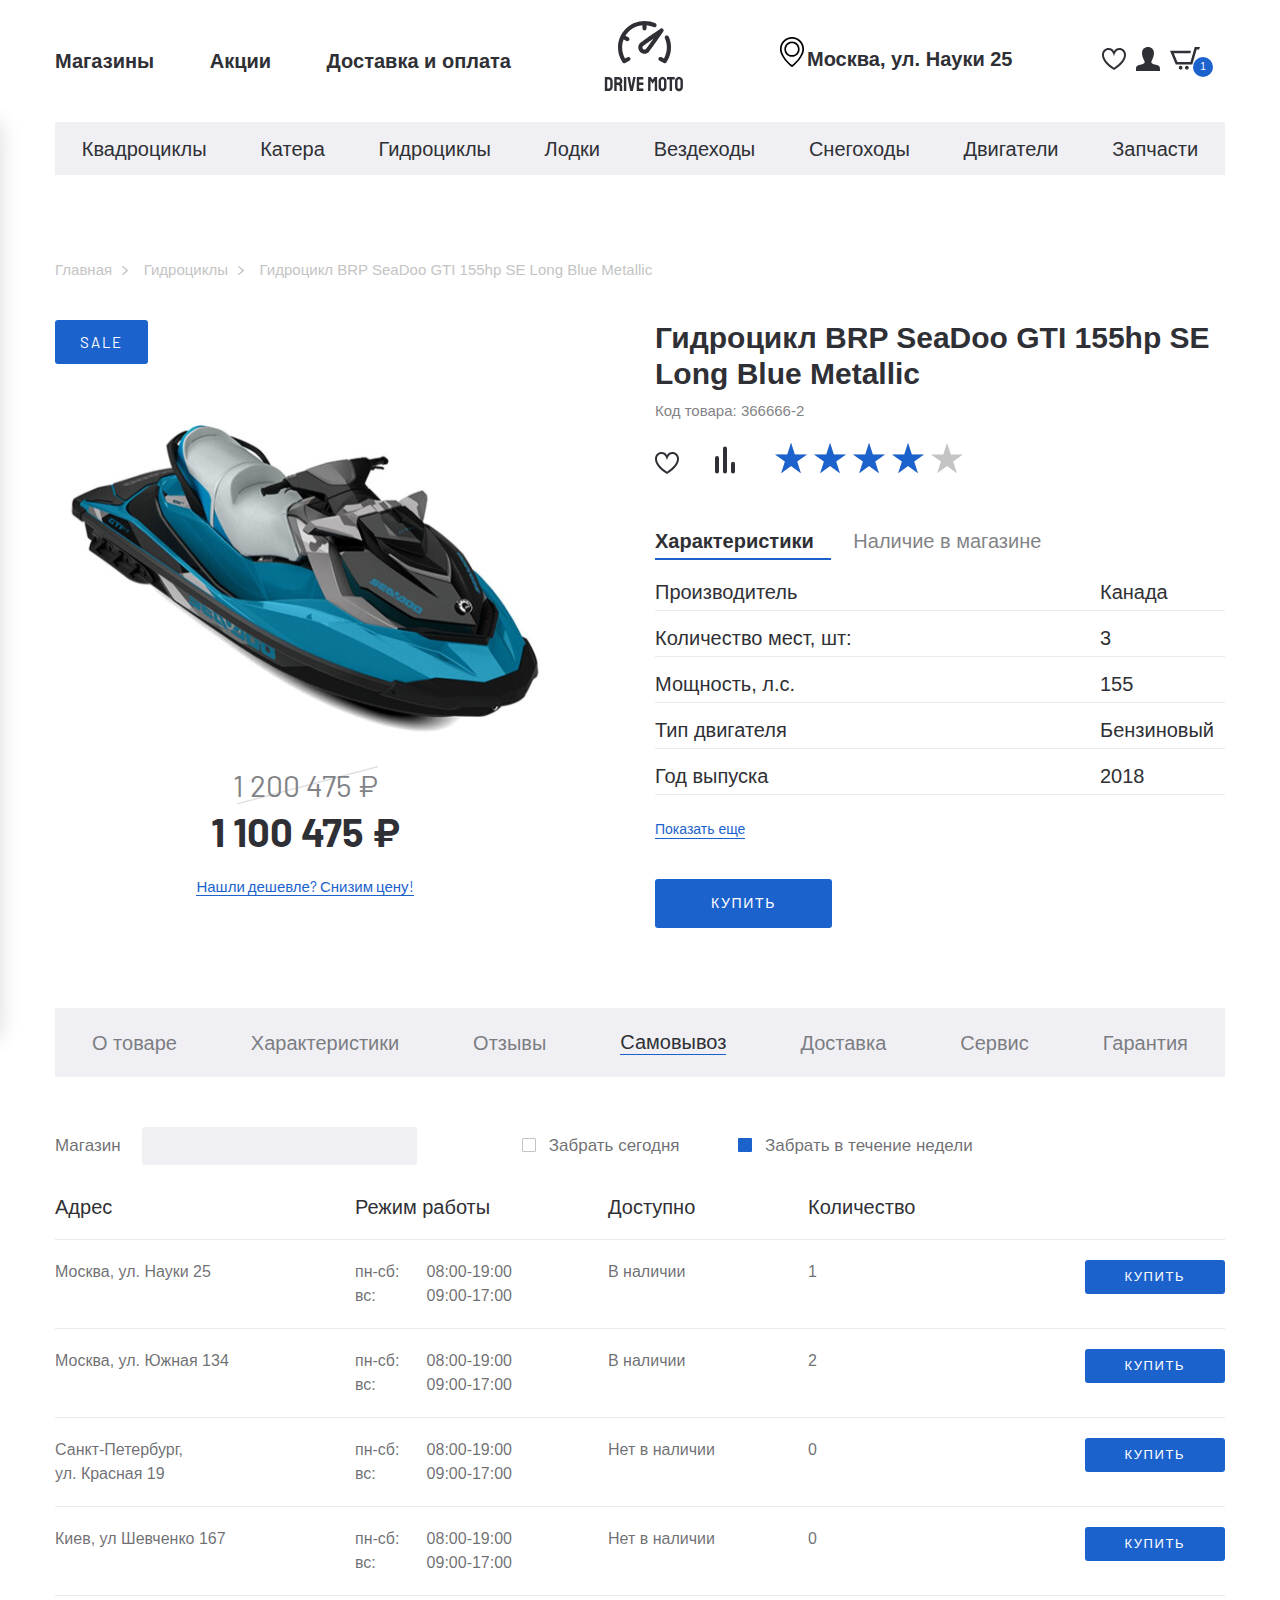
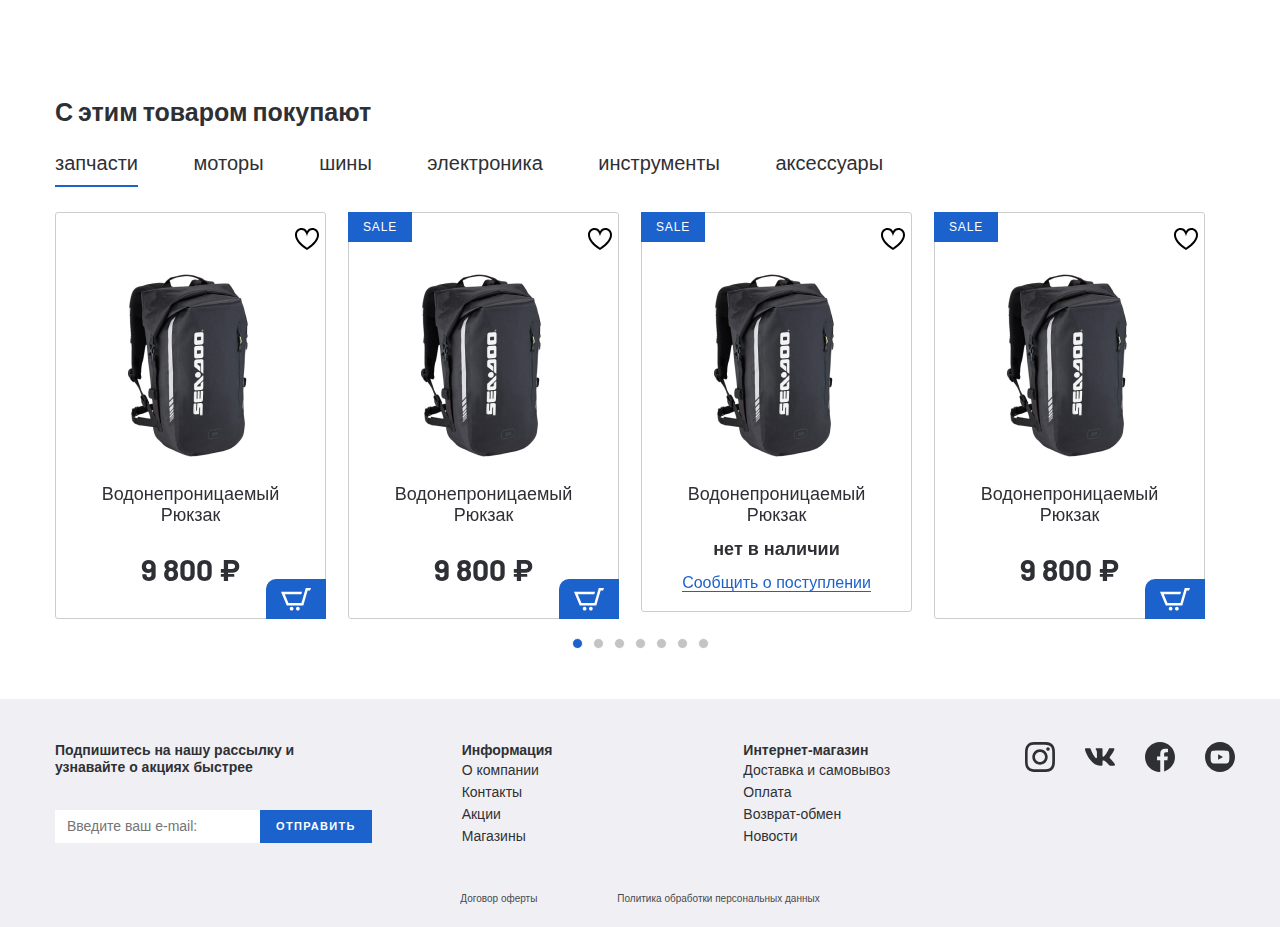
<file: start-n/product-page.html>
<!DOCTYPE html>
<html lang="ru">
<head>
  <meta charset="UTF-8">
  <meta name="viewport" content="width=device-width, initial-scale=1.0">
  <meta http-equiv="X-UA-Compatible" content="ie=edge">
  <title>Document</title>
  <link href="https://fonts.googleapis.com/css2?family=Barlow:wght@400;700&display=swap" rel="stylesheet">
  <link rel="stylesheet" href="css/normalize.css">
  <link rel="stylesheet" href="css/slick.css">
  <link rel="stylesheet" href="css/fonts.css">
  <link rel="stylesheet" href="css/ion.rangeSlider.min.css">
  <link rel="stylesheet" href="css/jquery.rateyo.min.css"/>
  <link rel="stylesheet" href="css/jquery.formstyler.css">
  <link rel="stylesheet" href="css/jquery.formstyler.theme.css">
  <link rel="stylesheet" href="css/style.css">
  <link rel="stylesheet" href="css/media.css">
</head>
<body>
  
  <header class="header">
    <div class="header__top">
      <div class="container">
        <div class="header__top-inner">
          <nav class="menu">
            <button class="menu__btn">
              <div class="menu__btn-line"></div>
              <div class="menu__btn-line"></div>
              <div class="menu__btn-line"></div>
            </button>
            <ul class="menu__list">
              <li class="menu__item">
                <a class="menu__link" href="#">
                  Магазины
                </a>
              </li>
              <li class="menu__item">
                <a class="menu__link" href="#">
                  Акции
                </a>
              </li>
              <li class="menu__item">
                <a class="menu__link" href="#">
                  Доставка и оплата
                </a>
              </li>
            </ul>
          </nav>
          <a class="logo" href="#">
            <img class="logo__img" src="images/logo.svg" alt="">
          </a>
          <div class="header__box">
            <p class="header__adress">
              Москва, ул. Науки 25
            </p>
            <ul class="user-list">
              <li class="user-list__item">
                <a class="user-list__link" href="">
                  <img src="images/heart.svg" alt="">
                </a>
              </li>
              <li class="user-list__item">
                <a class="user-list__link" href="">
                  <img src="images/user.svg" alt="">
                </a>
              </li>
              <li class="user-list__item">
                <a class="user-list__link basket" href="">
                  <img src="images/basket.svg" alt="">
                  <p class="basket__num">1</p>
                </a>
              </li>
            </ul>
          </div>
        </div>
      </div>
    </div>
    <ul class="menu-mobile__list">
      <li class="menu-mobile__item">
        <a class="menu-mobile__link" href="#">
          <img class="menu-mobile__img" src="images/user.svg" alt="">
          <p>Войти</p>
        </a>
      </li>
      <li class="menu-mobile__item">
        <a class="menu-mobile__link" href="#">
          <img class="menu-mobile__img" src="images/user.svg" alt="">
          <P>Регистрация</p>
        </a>
      </li>
      <li class="menu-mobile__item">
        <a class="menu-mobile__link" href="#">
          <img class="menu-mobile__img" src="images/heart.svg" alt="">
          <p>Избранное</p>
        </a>
      </li>
      <li class="menu-mobile__item">
        <a class="menu-mobile__link" href="#">
          <img class="menu-mobile__img" src="images/basket.svg" alt="">
          <p>Корзина</p>
        </a>
      </li>
      <li class="menu-mobile__item">
        <a class="menu-mobile__link" href="#">
          <img class="menu-mobile__img" src="images/house.svg" alt="">
          <p>Магазины</p>
        </a>
      </li>
      <li class="menu-mobile__item">
        <a class="menu-mobile__link" href="#">
          <img class="menu-mobile__img" src="images/proccent.svg" alt="">
          <p>Акции</p>
        </a>
      </li>
      <li class="menu-mobile__item">
        <a class="menu-mobile__link" href="#">
          <img class="menu-mobile__img" src="images/box.svg" alt="">
          <p>Доставка и оплата</p>
        </a>
      </li>
      <li class="menu-mobile__item">
        <a class="menu-mobile__link" href="#">
          <p>Квадроциклы</p>
        </a>
      </li>
      <li class="menu-mobile__item">
        <a class="menu-mobile__link" href="#">
          <p>Катера</p>
        </a>
      </li>
      <li class="menu-mobile__item">
        <a class="menu-mobile__link" href="#">
          <p>Гидроциклы</p>
        </a>
      </li>
      <li class="menu-mobile__item">
        <a class="menu-mobile__link" href="#">
          <p>Лодки</p>
        </a>
      </li>
      <li class="menu-mobile__item">
        <a class="menu-mobile__link" href="#">
          <p>Вездеходы</p>
        </a>
      </li>
      <li class="menu-mobile__item">
        <a class="menu-mobile__link" href="#">
          <p>Снегоходы</p>
        </a>
      </li>
      <li class="menu-mobile__item">
        <a class="menu-mobile__link" href="#">
          <p>Двигатели</p>
        </a>
      </li>
      <li class="menu-mobile__item">
        <a class="menu-mobile__link" href="#">
          <p>Запчасти</p>
        </a>
      </li>
    </ul>
    <div class="menu__mobile-linewrapper">
      <ul class="menu__mobile-line">
        <li class="menu__item">
          <a class="menu__link" href="#">
            Магазины
          </a>
        </li>
        <li class="menu__item">
          <a class="menu__link" href="#">
            Акции
          </a>
        </li>
        <li class="menu__item">
          <a class="menu__link" href="#">
            Доставка и оплата
          </a>
        </li>
      </ul>
    </div>
    <div class="header__bottom">
      <div class="container">
          <ul class="menu-categories">
            <li class="menu-categories__item">
              <a class="menu-categories__link" href="#">Квадроциклы</a>
            </li>
            <li class="menu-categories__item">
              <a class="menu-categories__link" href="#">Катера</a>
            </li>
            <li class="menu-categories__item">
              <a class="menu-categories__link" href="#">Гидроциклы</a>
            </li>
            <li class="menu-categories__item">
              <a class="menu-categories__link" href="#">Лодки</a>
            </li>
            <li class="menu-categories__item">
              <a class="menu-categories__link" href="#">Вездеходы</a>
            </li>
            <li class="menu-categories__item">
              <a class="menu-categories__link" href="#">Снегоходы</a>
            </li>
            <li class="menu-categories__item">
              <a class="menu-categories__link" href="#">Двигатели</a>
            </li>
            <li class="menu-categories__item">
              <a class="menu-categories__link" href="#">Запчасти</a>
            </li>
          </ul>
      </div>
    </div>
  </header>
  <div class="breadcrumbs">
    <div class="container">
      <div class="breadcrumbs__inner">
        <ul class="breadcrumbs__list mobile-overflow">
          <li class="breadcrumbs__list-item">
            <a href="#">Главная</a>
          </li>
          <li class="breadcrumbs__list-item">
            <a href="#">Гидроциклы</a>
          </li>
          <li class="breadcrumbs__list-item">
            <span>Гидроцикл BRP SeaDoo GTI 155hp SE Long Blue Metallic</span>
          </li>
        </ul>
      </div>
    </div>
  </div>

  <section class="product-card">
    <div class="container">
      <div class="product-card__inner">
        <div class="product-card__img-box product-item--sale">
          <img class="product-card__img" src="images/content/gidrotsikl-large.png" alt="">
          <p class="product-card__price-old">
            1 200 475 ₽
          </p>
          <p class="product-card__price-new">
            1 100 475 ₽
          </p>
          <a class="product-card__link" href="#">
            Нашли дешевле? Снизим цену!
          </a>
          <div class="product-card__btn product-card__btn-mobile">
            <button>купить</button>
          </div>
        </div>
        <div class="product-card__content">
          <h1 class="product-card__title">
            Гидроцикл BRP SeaDoo GTI 155hp SE Long Blue Metallic
          </h1>
          <p class="product-card__code">
            Код товара: 366666-2
          </p>
          <div class="product-card__buttons">
            <a class="product-card__icon-favorite" href="#">
              <img src="images/heart.svg" alt="">
            </a>
            <a class="product-card__icon-compersion" href="#">
              <img src="images/compersion.svg" alt="">
            </a>
            <a class="rate" href="#">
              <div class="rate-yo" data-rateyo-rating="4"></div>
            </a>
          </div>
          <div class="tabs-wrapper product-card__tabs">
            <div class="tabs">
              <a class="tab product-card__tab tab--active" href="#product-1">
                Характеристики
              </a>
              <a class="tab product-card__tab" href="#product-2">
                Наличие в магазине
              </a>
            </div>
            <div class="tabs-container">
              <div id="product-1" class="tabs-content product-card__tab-content tabs-content--active">
                <ul class="product-card__list">
                  <li class="product-card__item">
                    <div class="product-card__item-left">
                      Производитель
                    </div>
                    <div class="product-card__item-right">
                      Канада
                    </div>
                  </li>
                  <li class="product-card__item">
                    <div class="product-card__item-left">
                      Количество мест, шт: 
                    </div>
                    <div class="product-card__item-right">
                      3
                    </div>
                  </li>
                  <li class="product-card__item">
                    <div class="product-card__item-left">
                      Мощность, л.с.
                    </div>
                    <div class="product-card__item-right">
                      155
                    </div>
                  </li>
                  <li class="product-card__item">
                    <div class="product-card__item-left">
                      Тип двигателя
                    </div>
                    <div class="product-card__item-right">
                      Бензиновый
                    </div>
                  </li>
                  <li class="product-card__item">
                    <div class="product-card__item-left">
                      Год выпуска
                    </div>
                    <div class="product-card__item-right">
                      2018
                    </div>
                  </li>
                </ul>
                <a class="product-card__more">
                  Показать еще
                </a>
                <div class="product-card__btn">
                  <button>купить</button>
                </div>
              </div>
              <div id="product-2" class="tabs-content product-card__tab-content">
                content-2
              </div>
            </div>
          </div>
        </div>
      </div>
    </div>
  </section>

  <section class="card__tabs">
    <div class="container">
      <div class="tabs-wrapper">
        <div class="tabs card__tab-box mobile-overflow">
          <a class="tab card__tab" href="#product-card__tabs-1">О товаре</a>
          <a class="tab card__tab" href="#product-card__tabs-2">Характеристики</a>
          <a class="tab card__tab" href="#product-card__tabs-3">Отзывы</a>
          <a class="tab card__tab tab--active" href="#product-card__tabs-4">Самовывоз</a>
          <a class="tab card__tab" href="#product-card__tabs-5">Доставка</a>
          <a class="tab card__tab" href="#product-card__tabs-6">Cервис</a>
          <a class="tab card__tab" href="#product-card__tabs-7">Гарантия</a>
        </div>
        <div class="tabs-container">
          <div id="product-card__tabs-1" class="card__tab-content tabs-content">content</div>
          <div id="product-card__tabs-2" class="card__tab-content tabs-content">content</div>
          <div id="product-card__tabs-3" class="card__tab-content tabs-content">content</div>
          <div id="product-card__tabs-4" class="card__tab-content tabs-content tabs-content--active">
            <form>
              <div class="card__top-line">
                <label class="card__label-search">
                  Магазин
                  <input class="card__input-search" type="text">
                </label>
              <label class="card__label-pickup">
                <input class="filter-style" type="radio" name="pickup">
                Забрать сегодня
              </label>
              <label class="card__label-pickup">
                <input class="filter-style" type="radio" name="pickup" checked>
                Забрать в течение недели
              </label>
              </div>
              <ul class="card__list">
                <li class="card__list-item card__list-itemtitle">
                  <div class="card__list-address">Адрес</div>
                  <div class="card__list-workhours">Режим работы</div>
                  <div class="card__list-avialable">Доступно</div>
                  <div class="card__list-num">Количество</div>
                  <div class="card__list-btn"></div>
                </li>
                <li class="card__list-item">
                  <div class="card__list-address">Москва, ул. Науки 25</div>
                  <div class="card__list-workhours">
                    <div class="workhours">
                      <span>пн-сб:</span><span>08:00-19:00</span>  
                    </div>
                    <div class="workhours">
                      <span>вс:</span><span>09:00-17:00</span>
                    </div>
                  </div>
                  <div class="card__list-avialable">В наличии</div>
                  <div class="card__list-num">1</div>
                  <div class="card__list-btn">
                    <button type="submit">КУПИТЬ</button>
                  </div>
                </li>
                <li class="card__list-item">
                  <div class="card__list-address">Москва, ул.  Южная 134</div>
                  <div class="card__list-workhours">
                    <div class="workhours">
                      <span>пн-сб:</span><span>08:00-19:00</span>  
                    </div>
                    <div class="workhours">
                      <span>вс:</span><span>09:00-17:00</span>
                    </div>
                  </div>
                  <div class="card__list-avialable">В наличии</div>
                  <div class="card__list-num">2</div>
                  <div class="card__list-btn">
                    <button type="submit">КУПИТЬ</button>
                  </div>
                </li>
                <li class="card__list-item">
                  <div class="card__list-address">Санкт-Петербург, <br> ул. Красная 19</div>
                  <div class="card__list-workhours">
                    <div class="workhours">
                      <span>пн-сб:</span><span>08:00-19:00</span>  
                    </div>
                    <div class="workhours">
                      <span>вс:</span><span>09:00-17:00</span>
                    </div>
                  </div>
                  <div class="card__list-avialable">Нет в наличии</div>
                  <div class="card__list-num">0</div>
                  <div class="card__list-btn">
                    <button type="submit">КУПИТЬ</button>
                  </div>
                </li>
                <li class="card__list-item">
                  <div class="card__list-address">Киев, ул Шевченко 167</div>
                  <div class="card__list-workhours">
                    <div class="workhours">
                      <span>пн-сб:</span><span>08:00-19:00</span>  
                    </div>
                    <div class="workhours">
                      <span>вс:</span><span>09:00-17:00</span>
                    </div>
                  </div>
                  <div class="card__list-avialable">Нет в наличии</div>
                  <div class="card__list-num">0</div>
                  <div class="card__list-btn">
                    <button type="submit">КУПИТЬ</button>
                  </div>
                </li>
              </ul>
            </form>
          </div>
          <div id="product-card__tabs-5" class="card__tab-content tabs-content">content</div>
          <div id="product-card__tabs-6" class="card__tab-content tabs-content">content</div>
          <div id="product-card__tabs-7" class="card__tab-content tabs-content">content</div>
      </div>
    </div>
  </section>

  <section class="products">
    <div class="container">
      <div class="products__inner">
        <h3 class="products__title">С этим товаром покупают</h3>
        <div class="tabs-wrapper">
          <div class="tabs products__tabs mobile-overflow">
            <a class="tab products__tab tab--active" href="#popular-tab-1">запчасти</a>
            <a class="tab products__tab" href="#popular-tab-2">моторы</a>
            <a class="tab products__tab" href="#popular-tab-3">шины</a>
            <a class="tab products__tab" href="#popular-tab-4">электроника</a>
            <a class="tab products__tab" href="#popular-tab-5">инструменты</a>
            <a class="tab products__tab" href="#popular-tab-6">аксессуары</a>
          </div>
          </div>
          <div class="tabs-container products__container">
            <div id="popular-tab-1" class="tabs-content products__content tabs-content--active">
              <div class="products-slider">
                <div class="product-slider__item">
                  <div class="product-item__wrapper">
                    <button class="product-item__favorite"></button>
                    <button class="product-item__basket">
                      <img src="images/basket-white.svg" alt="">
                    </button>
                    <a class="product-item__notify-link" href="#">
                      <span>Сообщить о поступлении</span>
                    </a>
                    <a class="product-item" href="#">
                      <p class="product-item__hover-text">
                        посмотреть товар
                      </p>
                      <img class="product-item__img" src="images/content/product-1.png" alt="">
                      <h4 class="product-item__title">
                        Водонепроницаемый Рюкзак
                      </h4>
                      <p class="price product-item__price">
                        9 800 ₽
                      </p>
                      <p class="product-item__notify-text">
                        нет в наличии
                      </p>
                    </a>
                  </div>
                </div>
                <div class="product-slider__item">
                  <div class="product-item__wrapper">
                    <button class="product-item__favorite"></button>
                    <button class="product-item__basket">
                      <img src="images/basket-white.svg" alt="">
                    </button>
                    <a class="product-item__notify-link" href="#">
                      <span>Сообщить о поступлении</span>
                    </a>
                    <a class="product-item product-item--sale" href="#">
                      <p class="product-item__hover-text">
                        посмотреть товар
                      </p>
                      <img class="product-item__img" src="images/content/product-1.png" alt="">
                      <h4 class="product-item__title">
                        Водонепроницаемый Рюкзак
                      </h4>
                      <p class="price product-item__price">
                        9 800 ₽
                      </p>
                      <p class="product-item__notify-text">
                        нет в наличии
                      </p>
                    </a>
                  </div>
                </div>
                <div class="product-slider__item">
                  <div class="product-item__wrapper product-item__not-avilable">
                    <button class="product-item__favorite"></button>
                    <button class="product-item__basket">
                      <img src="images/basket-white.svg" alt="">
                    </button>
                    <a class="product-item__notify-link" href="#">
                      <span>Сообщить о поступлении</span>
                    </a>
                    <a class="product-item product-item--sale" href="#">
                      <p class="product-item__hover-text">
                        посмотреть товар
                      </p>
                      <img class="product-item__img" src="images/content/product-1.png" alt="">
                      <h4 class="product-item__title">
                        Водонепроницаемый Рюкзак
                      </h4>
                      <p class="price product-item__price">
                        9 800 ₽
                      </p>
                      <p class="product-item__notify-text">
                        нет в наличии
                      </p>
                    </a>
                  </div>
                </div>
                <div class="product-slider__item">
                  <div class="product-item__wrapper">
                    <button class="product-item__favorite"></button>
                    <button class="product-item__basket">
                      <img src="images/basket-white.svg" alt="">
                    </button>
                    <a class="product-item__notify-link" href="#">
                      <span>Сообщить о поступлении</span>
                    </a>
                    <a class="product-item product-item--sale" href="#">
                      <p class="product-item__hover-text">
                        посмотреть товар
                      </p>
                      <img class="product-item__img" src="images/content/product-1.png" alt="">
                      <h4 class="product-item__title">
                        Водонепроницаемый Рюкзак
                      </h4>
                      <p class="price product-item__price">
                        9 800 ₽
                      </p>
                      <p class="product-item__notify-text">
                        нет в наличии
                      </p>
                    </a>
                  </div>
                </div>
                <div class="product-slider__item">
                  <div class="product-item__wrapper">
                    <button class="product-item__favorite"></button>
                    <button class="product-item__basket">
                      <img src="images/basket-white.svg" alt="">
                    </button>
                    <a class="product-item__notify-link" href="#">
                      <span>Сообщить о поступлении</span>
                    </a>
                    <a class="product-item product-item--sale" href="#">
                      <p class="product-item__hover-text">
                        посмотреть товар
                      </p>
                      <img class="product-item__img" src="images/content/product-1.png" alt="">
                      <h4 class="product-item__title">
                        Водонепроницаемый Рюкзак
                      </h4>
                      <p class="price product-item__price">
                        9 800 ₽
                      </p>
                      <p class="product-item__notify-text">
                        нет в наличии
                      </p>
                    </a>
                  </div>
                </div>
                <div class="product-slider__item">
                  <div class="product-item__wrapper">
                    <button class="product-item__favorite"></button>
                    <button class="product-item__basket">
                      <img src="images/basket-white.svg" alt="">
                    </button>
                    <a class="product-item__notify-link" href="#">
                      <span>Сообщить о поступлении</span>
                    </a>
                    <a class="product-item product-item--sale" href="#">
                      <p class="product-item__hover-text">
                        посмотреть товар
                      </p>
                      <img class="product-item__img" src="images/content/product-1.png" alt="">
                      <h4 class="product-item__title">
                        Водонепроницаемый Рюкзак
                      </h4>
                      <p class="price product-item__price">
                        9 800 ₽
                      </p>
                      <p class="product-item__notify-text">
                        нет в наличии
                      </p>
                    </a>
                  </div>
                </div>
                <div class="product-slider__item">
                  <div class="product-item__wrapper">
                    <button class="product-item__favorite"></button>
                    <button class="product-item__basket">
                      <img src="images/basket-white.svg" alt="">
                    </button>
                    <a class="product-item__notify-link" href="#">
                      <span>Сообщить о поступлении</span>
                    </a>
                    <a class="product-item product-item--sale" href="#">
                      <p class="product-item__hover-text">
                        посмотреть товар
                      </p>
                      <img class="product-item__img" src="images/content/product-1.png" alt="">
                      <h4 class="product-item__title">
                        Водонепроницаемый Рюкзак
                      </h4>
                      <p class="price product-item__price">
                        9 800 ₽
                      </p>
                      <p class="product-item__notify-text">
                        нет в наличии
                      </p>
                    </a>
                  </div>
                </div>
              </div>
            </div>
            <div id="popular-tab-2" class="tabs-content products__content">
              <div class="products-slider">
                <div class="product-slider__item">
                  <div class="product-item__wrapper">
                    <button class="product-item__favorite"></button>
                    <button class="product-item__basket">
                      <img src="images/basket-white.svg" alt="">
                    </button>
                    <a class="product-item__notify-link" href="#">
                      <span>Сообщить о поступлении</span>
                    </a>
                    <a class="product-item" href="#">
                      <p class="product-item__hover-text">
                        посмотреть товар
                      </p>
                      <img class="product-item__img" src="images/content/product-1.png" alt="">
                      <h4 class="product-item__title">
                        Водонепроницаемый Рюкзак
                      </h4>
                      <p class="price product-item__price">
                        9 800 ₽
                      </p>
                      <p class="product-item__notify-text">
                        нет в наличии
                      </p>
                    </a>
                  </div>
                </div>
                <div class="product-slider__item">
                  <div class="product-item__wrapper">
                    <button class="product-item__favorite"></button>
                    <button class="product-item__basket">
                      <img src="images/basket-white.svg" alt="">
                    </button>
                    <a class="product-item__notify-link" href="#">
                      <span>Сообщить о поступлении</span>
                    </a>
                    <a class="product-item product-item--sale" href="#">
                      <p class="product-item__hover-text">
                        посмотреть товар
                      </p>
                      <img class="product-item__img" src="images/content/product-1.png" alt="">
                      <h4 class="product-item__title">
                        Водонепроницаемый Рюкзак
                      </h4>
                      <p class="price product-item__price">
                        9 800 ₽
                      </p>
                      <p class="product-item__notify-text">
                        нет в наличии
                      </p>
                    </a>
                  </div>
                </div>
                <div class="product-slider__item">
                  <div class="product-item__wrapper product-item__not-avilable">
                    <button class="product-item__favorite"></button>
                    <button class="product-item__basket">
                      <img src="images/basket-white.svg" alt="">
                    </button>
                    <a class="product-item__notify-link" href="#">
                      <span>Сообщить о поступлении</span>
                    </a>
                    <a class="product-item product-item--sale" href="#">
                      <p class="product-item__hover-text">
                        посмотреть товар
                      </p>
                      <img class="product-item__img" src="images/content/product-1.png" alt="">
                      <h4 class="product-item__title">
                        Водонепроницаемый Рюкзак
                      </h4>
                      <p class="price product-item__price">
                        9 800 ₽
                      </p>
                      <p class="product-item__notify-text">
                        нет в наличии
                      </p>
                    </a>
                  </div>
                </div>
                <div class="product-slider__item">
                  <div class="product-item__wrapper">
                    <button class="product-item__favorite"></button>
                    <button class="product-item__basket">
                      <img src="images/basket-white.svg" alt="">
                    </button>
                    <a class="product-item__notify-link" href="#">
                      <span>Сообщить о поступлении</span>
                    </a>
                    <a class="product-item product-item--sale" href="#">
                      <p class="product-item__hover-text">
                        посмотреть товар
                      </p>
                      <img class="product-item__img" src="images/content/product-1.png" alt="">
                      <h4 class="product-item__title">
                        Водонепроницаемый Рюкзак
                      </h4>
                      <p class="price product-item__price">
                        9 800 ₽
                      </p>
                      <p class="product-item__notify-text">
                        нет в наличии
                      </p>
                    </a>
                  </div>
                </div>
                <div class="product-slider__item">
                  <div class="product-item__wrapper">
                    <button class="product-item__favorite"></button>
                    <button class="product-item__basket">
                      <img src="images/basket-white.svg" alt="">
                    </button>
                    <a class="product-item__notify-link" href="#">
                      <span>Сообщить о поступлении</span>
                    </a>
                    <a class="product-item product-item--sale" href="#">
                      <p class="product-item__hover-text">
                        посмотреть товар
                      </p>
                      <img class="product-item__img" src="images/content/product-1.png" alt="">
                      <h4 class="product-item__title">
                        Водонепроницаемый Рюкзак
                      </h4>
                      <p class="price product-item__price">
                        9 800 ₽
                      </p>
                      <p class="product-item__notify-text">
                        нет в наличии
                      </p>
                    </a>
                  </div>
                </div>
                <div class="product-slider__item">
                  <div class="product-item__wrapper">
                    <button class="product-item__favorite"></button>
                    <button class="product-item__basket">
                      <img src="images/basket-white.svg" alt="">
                    </button>
                    <a class="product-item__notify-link" href="#">
                      <span>Сообщить о поступлении</span>
                    </a>
                    <a class="product-item product-item--sale" href="#">
                      <p class="product-item__hover-text">
                        посмотреть товар
                      </p>
                      <img class="product-item__img" src="images/content/product-1.png" alt="">
                      <h4 class="product-item__title">
                        Водонепроницаемый Рюкзак
                      </h4>
                      <p class="price product-item__price">
                        9 800 ₽
                      </p>
                      <p class="product-item__notify-text">
                        нет в наличии
                      </p>
                    </a>
                  </div>
                </div>
                <div class="product-slider__item">
                  <div class="product-item__wrapper">
                    <button class="product-item__favorite"></button>
                    <button class="product-item__basket">
                      <img src="images/basket-white.svg" alt="">
                    </button>
                    <a class="product-item__notify-link" href="#">
                      <span>Сообщить о поступлении</span>
                    </a>
                    <a class="product-item product-item--sale" href="#">
                      <p class="product-item__hover-text">
                        посмотреть товар
                      </p>
                      <img class="product-item__img" src="images/content/product-1.png" alt="">
                      <h4 class="product-item__title">
                        Водонепроницаемый Рюкзак
                      </h4>
                      <p class="price product-item__price">
                        9 800 ₽
                      </p>
                      <p class="product-item__notify-text">
                        нет в наличии
                      </p>
                    </a>
                  </div>
                </div>
              </div>
            </div>
            <div id="popular-tab-3" class="tabs-content products__content">slider-3</div>
            <div id="popular-tab-4" class="tabs-content products__content">slider-4</div>
            <div id="popular-tab-5" class="tabs-content products__content">slider-5</div>
            <div id="popular-tab-6" class="tabs-content products__content">slider-6</div>
          </div>
        </div>
      </div>
  </section>

  <footer class="footer">
    <div class="container">
      <div class="footer__top">
        <div class="footer__top-inner">
          <div class="footer__top-item footer__top-newslatter">
            <h6 class="footer__top-title">
              Подпишитесь на нашу рассылку и узнавайте о акциях быстрее
            </h6>
            <form class="footer-form">
              <input class="footer-form__input" type="text" placeholder="Введите ваш e-mail:">
              <button class="footer-form__btn" type="submit">Отправить</button>
            </form>
          </div>
          <div class="footer__top-item footer__top-itemdrop">
            <h6 class="footer__top-title footer__topdrop">
              Информация
            </h6>
            <ul class="footer-list">
              <li class="footer-list__item"><a href="#">О компании</a></li>
              <li class="footer-list__item"><a href="#">Контакты</a></li>
              <li class="footer-list__item"><a href="#">Акции</a></li>
              <li class="footer-list__item"><a href="#">Магазины</a></li>
            </ul>
          </div>
          <div class="footer__top-item">
            <h6 class="footer__top-title footer__topdrop">
              Интернет-магазин
            </h6>
            <ul class="footer-list">
              <li class="footer-list__item"><a href="#">Доставка и самовывоз</a></li>
              <li class="footer-list__item"><a href="#">Оплата</a></li>
              <li class="footer-list__item"><a href="#">Возврат-обмен</a></li>
              <li class="footer-list__item"><a href="#">Новости</a></li>
            </ul>
          </div>
          <div class="footer__top-item">
            <ul class="social-list">
              <li class="social-list__item">
                <a href="#">
                  <img src="images/instagram.svg" alt="">
                </a>
              </li>
              <li class="social-list__item">
                <a href="#">
                  <img src="images/vkontakte.svg" alt="">
                </a>
              </li>
              <li class="social-list__item">
                <a href="#">
                  <img src="images/facebook.svg" alt="">
                </a>
              </li>
              <li class="social-list__item">
                <a href="#">
                  <img src="images/youtube.svg" alt="">
                </a>
              </li>
            </ul>
          </div>
        </div>
      </div>
      <div class="footer__bottom">
        <a class="footer__bottom-link" href="#">
          Договор оферты
        </a>
        <a class="footer__bottom-link" href="#">
          Политика обработки персональных данных
        </a>
      </div>
    </div>
  </footer>

  <script src="https://ajax.googleapis.com/ajax/libs/jquery/3.4.1/jquery.min.js"></script>
  <script src="js/slick.min.js"></script>
  <script src="js/ion.rangeSlider.min.js"></script>
  <script src="js/jquery.formstyler.min.js"></script>
  <script src="js/jquery.rateyo.min.js"></script>
  <script src="js/main.js"></script>
</body>
</html>
</file>
<file: start-n/css/fonts.css>
@font-face{
    font-family: 'SFProDisplay-Regular', sans-serif;
    src: url(../fonts/SFProDisplay-Regular.woff2) format('woff2'),
         url(../fonts/SFProDisplay-Regular.woff) format('woff');
    font-weight: 400;
    font-style: normal;
    font-display: swap;
}

@font-face{
    font-family: 'SFProDisplay-Medium', sans-serif;
    src: url(../fonts/SFProDisplay-Medium.woff2) format('woff2'),
         url(../fonts/SFProDisplay-Medium.woff) format('woff');
    font-weight: 500;
    font-style: normal;
    font-display: swap;
}

@font-face{
    font-family: 'SFProDisplay-Semibold', sans-serif;
    src: url(../fonts/SFProDisplay-Semibold.woff2) format('woff2'),
         url(../fonts/SFProDisplay-Semibold.woff) format('woff');
    font-weight: 600;
    font-style: normal;
    font-display: swap;
}

@font-face{
    font-family: 'SFProDisplay-Bold', sans-serif;
    src: url(../fonts/SFProDisplay-Bold.woff2) format('woff2'),
         url(../fonts/SFProDisplay-Bold.woff) format('woff');
    font-weight: 700;
    font-style: normal;
    font-display: swap;
}
</file>
<file: start-n/css/style.css>
html {
    box-sizing: border-box;
}

*, *::before, *::after{
    box-sizing: inherit;
}

a{
    text-decoration: none;
    color: inherit;
    display: inline-block;
}

ul,
li{
    margin: 0;
    padding: 0;
    list-style: none;
}

h1, h2, h3, h4, h5, h6{
    margin: 0;
}

p{
    margin: 0;
}

body{
    color: #2F3035;
    font-family: 'SFProDisplay-Regular', sans-serif;
    font-size: 20px;
    line-height: 24px;
    font-weight: 400px;
    overflow-x: hidden;
    min-width: 320px;
}

.container{
    max-width: 1200px;
    padding: 0 15px;
    margin: 0 auto;
}

.page-section {
    margin-bottom: 81px;
}

.header__top-inner {
    display: flex;
    justify-content: space-between;
    align-items: center;
    min-height: 122px;
    font-family: 'SFProDisplay-Bold', sans-serif;
    font-weight: 700;
}

.menu__item {
    display: inline-block;
}

.menu__item + .menu__item {
    padding-left: 50px;
}

.header__box{
    display: flex;
}

.menu__btn{
    display: none;
}

.header__adress{
    margin-right: 60px;
    width: 265px;
    padding-left: 30px;
    position: relative;
}

.header__adress::before{
    content: "";
    position: absolute;
    background-image: url('../images/adress-icon.svg');
    width: 30px;
    height: 30px;
    left: 0;
    top: -10px;
}

.menu-mobile__list{
    width: 243px;
    box-shadow: 0px 0px 20px rgba(0, 0, 0, 0.15);
    transform: translateX(-100%);
    transition: all .3s;
    position: absolute;
    z-index: 10;
    background-color: #fff;
}

.menu__mobile-linewrapper{
    display: none;
}

.menu-mobile__list--active{
    transform: translateX(0);
}

.menu-mobile__item{
    position: relative;
    border-bottom: 1px solid rgba(0, 0, 0, 0.1);
}

.menu-mobile__link{
    display: block;
    padding-left: 53px;
    padding-top: 36px;
}

.menu-mobile__img{
    position: absolute;
    left: 11px;
    bottom: 0;
}

.user-list{
    margin-right: 15px;
    display: flex;
    align-items: center;
}

.user-list__item {
    padding-right: 10px;
}

.basket {
    position: relative;
}

.basket__num{
    position: absolute;
    font-family: 'SFProDisplay-Medium', sans-serif;
    font-weight: 500;
    color: #fff;
    font-size: 10px;
    line-height: 20px;
    width: 20px;
    height: 20px;
    background-color: #1C62CD;
    border-radius: 50%;
    text-align: center;
    bottom: -2px;
    right: -13px;
}

.header__bottom{
    margin-bottom: 81px;
}

.menu-categories{
    background-color: #F0F0F4;
    display: flex;
    justify-content: space-around;
    align-items: center;
    min-height: 53px;
}

.menu-categories__link{
    transition: all .3s;
    font-weight: 400;
    padding: 15px 0 14px;
    position: relative;
}

.menu-categories__link::before{
    content: "";
    position: absolute;
    width: 0;
    left: auto;
    right: 0;
    background-color: #1C62CD;
    height: 3px;
    bottom: -2px;
    transition: all .3s;
}

.menu-categories__link:hover{
    color: #000;
}

.menu-categories__link:hover::before {
    width: 100%;
    right: auto;
    left: 0;
}

.banner-section__inner{
    display: flex;
    justify-content: space-between;
}

.banner-section__slider{
    max-width: 870px;
}

.banner-section__slider-btn,
.product-slider__slider-btn{
    position: absolute;
    top: 50%;
    transform: translateY(-50%);
    background-color: transparent;
    border: none;
    margin: 0;
    padding: 0;
    z-index: 5;
    cursor: pointer;
    outline-style: none;
}

.banner-section__slider-btnprev{
    left: 20px;
}

.banner-section__slider-btnnext{
    right: 20px;
}

.slick-dots{
    position: absolute;
    bottom: 40px;
    left: 0;
    right: 0;
    text-align: center;
}

.slick-dots li{
    display: inline-block;
    padding: 0 5px;
}

.slick-dots button{
    padding: 0;
    font-size: 0;
    margin: 0;
    width: 11px;
    height: 11px;
    border: 1px solid #fff;
    border-radius: 50%;
    background-color: transparent;
}

.slick-dots .slick-active button{
    background-color: #fff;
}

.slick-active li button{
    background-color: #fff;
    outline-style: none;
}

.sale-item{
    max-width: 265px;
    text-align: center;
    border: 1px solid #CDCDCD;
    border-radius: 3px;
    display: flex;
    flex-direction: column;
    justify-content: space-between;
}

.sale-item__top{
    display: flex;
    justify-content: space-between;
    align-items: flex-start;
}

.sale-item__info{
    color: #fff;
    background-color: #1C62CD;
    padding: 8px 20px;
    text-transform: uppercase;
    font-size: 12px;
    line-height: 15px;
    letter-spacing: 0.1em;
}

.sale-item__price{
    text-align: right;
}

.aside__btn{
    display: none
}

.price{
    font-family: 'Barlow', sans-serif;
    position: relative;
}

.sale-item__price-new{
    font-weight: 700;
    font-size: 27px;
    line-height: 32px;
    margin-right: 6px;
    padding-right: 20px;
    position: relative;
    color: #1C62CD;
}

.sale-item__price-new::after{
    content: '';
    background-image: url(../images/icons-price.svg);
    position: absolute;
    right: 0;
    top: 8px;
    width: 15px;
    height: 18px;
}

.sale-item__price-old{
    font-weight: 400;
    font-size: 14px;
    line-height: 17px;
    color: #C4C4C4;
    margin-right: 15px;
    background-image: url(../images/old-line.svg);
    padding: 2px 5px;
    background-repeat: no-repeat;
    display: inline-block;
}

.sale-item__price-old::after{
    content: '';
    background-image: url(../images/icons-price-old.svg);
    position: absolute;
    right: -10;
    top: 8px;
    width: 8px;
    height: 10px;
}

.sale-item__footer{
    background-color: #F0F0F4;
    padding: 25px 20px;
    font-size: 18px;
    line-height: 21px;
}

.sale-item__footer span{
    font-family: 'Barlow', sans-serif;
    font-weight: 700;
    color: #1C62CD;
    display: block;
}

.sale-item__title{
    font-family: 'SFProDisplay-Bold', sans-serif;
    font-size: 18px;
    line-height: 21px;
    font-weight: 700;
    margin-bottom: 7px;
}

.banner-section__slider-img{
    object-fit: cover;
    min-height: 400px;
}

.sale-item__img{
    object-fit: contain;
}

.search__tabs{
    margin-bottom: 25px;
}

.search__tabs-item{
    padding: 11px 26px 12px;
}

.search__tabs-item.tab--active{
    border-radius: 5px;
    background-color: #F0F0F4;
    font-weight: 700;
    font-family: 'SFProDisplay-Bold', sans-serif;
}

.tabs-content{
    display: none;
}

.tabs-content.tabs-content--active{
    display: block;
}

.search__content-form{
    display: flex;
}

.search__content-input{
    border-radius: 3px;
    background: #F0F0F4;
    padding: 5px 20px;
    border: none;
    line-height: 19px;
    font-size: 16px;
    width: 100%;
}

.search__content-input::placeholder{
    color: #656464;
}

.search__content-btn{
    font-weight: 700;
    font-size: 14px;
    line-height: 17px;
    letter-spacing: 0.12em;
    text-transform: uppercase;
    color: #fff;
    font-family: 'SFProDisplay-Bold', sans-serif;
    background: #1C62CD;
    border-radius: 3px;
    padding: 17px 40px;
    border: none;
    margin-left: -3px;
}

.categories__inner{
    display: flex;
    justify-content: space-between;
    flex-wrap: wrap;
}

.categories__item{
    margin-bottom: 30px;
    border: 1px solid #CDCDCD;
    box-sizing: border-box;
    border-radius: 3px;
    width: 370px;
    display: flex;
    padding: 20px 20px 16px;
    justify-content: space-between;
    transition: all .3s;
}

.categories__item-info{
    width: 50%;
    display: flex;
    flex-direction: column;
    justify-content: space-between;
}

.categories__item-img{
    text-align: center;
    width: 50%;
}

.categories__item-img img{
    max-width: 100%;
}

.categories__item-title{
    font-weight: 700;
    font-size: 23px;
    line-height: 28px;
    font-family: 'SFProDisplay-Bold', sans-serif;
    transition: all .3s;
}

.categories__item:hover{
    border: 1px solid #fff;
    box-shadow: 3px 3px 20px rgba(50, 50, 50, 0.25);
}

.categories__item:hover .categories__item-title{
    color: #1C62CD;
}

.categories__item-text{
    font-size: 14px;
    line-height: 17px;
    color: #C4C4C4;
}

.categories__item-text::after{
    content: url('../images/link-arrow.svg');
    padding-left: 2px;
}

.product-item__wrapper{
    position: relative;
    width: 271px;
    transition: all .3s;
}

.product-item{
    width: 100%;
}

.product-item__wrapper.product-item__wrapper--list{
    width: 100%;
}

.product-item{
    min-height: 400px;
    border: 1px solid #CDCDCD;
    border-radius: 3px;
    text-align: center;
    padding: 52px 20px 31px;
    transition: all .3s;
}

.product-item__title{
    font-weight: normal;
    padding: 14px 0 25px;
    font-size: 18px;
    line-height: 21px;
}

.product-item__favorite{
    position: absolute;
    top: 16px;
    right: 19px;
    background-color: transparent;
    border: none;
    outline: none;
    z-index: 5;
}

.product-item__favorite::before{
    content: '';
    position: absolute;
    background-image: url('../images/favorite.svg');
    width: 24px;
    height: 22px;
    top: 0;
    left: 0;
}

.product-item__favorite--active::before{
    background-image: url('../images/favorite-active.svg');
}

.product-item__price{
    font-weight: 700;
    font-size: 30px;
    line-height: 36px;
}

.product-item__basket{
    position: absolute;
    width: 60px;
    height: 40px;
    background: #1C62CD;
    border-radius: 10px 0px 0px 0px;
    border: none;
    outline: none;
    bottom: 0;
    right: 0;
    padding-top: 7px;
    cursor: pointer;
    z-index: 10;
}

.product-item__hover-text{
    padding: 18px 21px;
    background-color:  rgba(255, 255, 255, .9);
    box-shadow: 0px 0px 15px rgba(0, 0, 0, 0.2);
    border-radius: 3px;
    position: absolute;
    display: inline-block;
    top: 30%;
    opacity: 0;
    transition: all .3s;
}

.product-item:hover .product-item__hover-text{
    opacity: 1;
    color: #2F3035;
}

.product-item:hover{
    box-shadow: 3px 3px 20px rgba(50, 50, 50, 0.25);
    color: #1C62CD;
    border: 1px solid #fff;
}

.product-item:hover .product-item__notify-text{
    color: #2F3035;
}

.product-item--sale::before{
    content: "SALE";
    padding: 8px 15px;
    background-color: #1C62CD;
    position: absolute;
    left: 0;
    top: 0;
    text-transform: uppercase;
    color: #fff;
    font-size: 12px;
    line-height: 14px;
    letter-spacing: 0.07em;
}

.product-item__wrapper.product-item__not-avilable .product-item__price{
    display: none;
}

.product-item__notify-text{
    display: none;
    font-weight: 700;
    font-size: 18px;
    line-height: 21px;
}

.product-item__wrapper.product-item__not-avilable .product-item__notify-text{
    display: block;
}

.product-item__wrapper.product-item__not-avilable .product-item__basket{
    display: none;
}

.product-item__notify-link{
    display: none;
}

.product-item__wrapper.product-item__not-avilable .product-item__title{
    padding-bottom: 13px;
}

.product-item__wrapper.product-item__not-avilable .product-item__notify-link{
    display: block;
    position: absolute;
    bottom: 20px;
    left: 0;
    right: 0;
    font-size: 16px;
    line-height: 19px;
    text-align: center;
    color: #1C62CD;
}

.product-item__wrapper.product-item__not-avilable .product-item__notify-link span{
    border-bottom: 1px solid #1C62CD;
}

.products__title{
    font-weight: 700;
    font-size: 25px;
    line-height: 30px;
    font-family: 'Barlow', sans-serif;
    margin-bottom: 25px;
}

.products__tab + .products__tab{
    margin-left: 50px;
}

.products__tabs{
    margin-bottom: 25px;
}

.products__tab{
    padding-bottom: 10px;
}

.products__tab.tab--active{
    border-bottom: 2px solid #1C62CD;
}

.product-slider__slider-btnprev{
    left: -40px;
}

.product-slider__slider-btnnext{
    right: -40px;
}

.slick-slide img{
    display: inline;
}

.products{
    margin-bottom: 80px;
}

.product__more{
    text-align: center;
    margin: 35px 0 0;
}

.product__more-link{
    font-size: 15px;
    line-height: 18px;
    text-align: center;
    letter-spacing: 0.12em;
    text-transform: uppercase;
    background: #F0F0F4;
    padding: 16px 43px;
}

.banner{
    margin-bottom: 80px;
}

.footer{
    background-color: #F0F0F4;
}

.footer__bottom{
    padding: 46px 0 22px;
    display: flex;
    justify-content: center;
}

.footer__bottom-link{
    line-height: 12px;
    font-size: 10px;
    color: #48494D;
    margin: 0 40px;
}

.footer__top{
    padding-top: 43px;
}

.footer__top-inner{
    display: flex;
    justify-content: space-between;
}

.footer__top-newslatter.footer__top-item{
    width: 295px;
    margin-right: 30px;
}

.footer__top-title{
    font-weight: 700;
    font-size: 14px;
    line-height: 17px;
}

.footer-form{
    margin-top: 34px;
    display: flex;
    justify-content: space-between;
}

.footer-form__input{
    background-color: #fff;
    border: none;
    line-height: 17px;
    font-size: 14px;
    padding: 0 12px;
}

.ffooter-form-input::placeholder{
    color: #C4C4C4;
}

.footer-form__btn{
    text-transform: uppercase;
    padding: 10px 16px;
    border: none;
    background-color: #1C62CD;
    color: #fff;
    font-weight: 600;
    font-size: 11px;
    line-height: 13px;
    letter-spacing: 0.12em;
    font-family: 'SFProDisplay-Semibold', sans-serif;
}

.footer__top-item{
    width: 200px;
}

.footer-list{
    font-size: 14px;
    line-height: 22px;
}

.footer__top-social.footer__top-item{
    width: 250px;
}

.social-list{
    display: flex;
    align-items: center;
}

.social-list__item + .social-list__item{
    margin-left: 30px;
}

.breadcrumbs{
    margin-bottom: 40px;
}

.breadcrumbs__list-item{
    display: inline-block;
    padding-right: 16px;
    margin-right: 10px;
    position: relative;
    line-height: 18px;
    font-size: 15px;
    color: #C4C4C4;
}

.breadcrumbs__list-item::after{
    content: "";
    position: absolute;
    right: 0;
    bottom: 4px;
    background-image: url('../images/link-arrow.svg');
    width: 6px;
    height: 9px;
}

.breadcrumbs__list-item:last-child::after{
    display: none;
}

.catalog{
    margin-bottom: 100px;
}

.catalog__title{
    font-weight: 700;
    font-size: 30px;
    line-height: 36px;
    margin-bottom: 26px;
    color: #2F3035;
    font-family: 'SFProDisplay-Bold', sans-serif;
}

.catalog__filter{
    display: flex;
    justify-content: space-between;
    margin-bottom: 50px;
}

.catalog__filter-items button{
    line-height: 17px;
    font-size: 14px;
    opacity: 0.7;
    border-radius: 3px;
    border: none;
    padding: 5px 22px;
    cursor: pointer;
}

.catalog__filter-items button + button{
    margin-left: 8px;
    cursor: pointer;
}

.catalog__filter-btn{
    display: flex;
    align-items: center;
}

.catalog__filter-btn button{
    background-color: transparent;
    border: none;
    cursor: pointer;
    margin: 0;
    padding: 0;
}

.catalog__filter-btn button + button{
    margin-left: 10px;
}

button.catalog__filter-btngrid{
    width: 26px;
    height: 21px;
}

button.catalog__filter-btnline{
    width: 25px;
    height: 19px;
}

.catalog__filter-button{
    opacity: 0.3;
    outline: none;
}

.catalog__filter-button--active{
    opacity: 1;
}

.select-item{
    border: 1px solid #D7D9DF;
    font-size: 14px;
    line-height: 17px;
    margin-right: 34px;
    padding: 7px 10px 7px 20px;
}

.catalog__inner{
    display: flex;
}

.catalog__inner-aside{
    min-width: 290px;
    margin-right: 10px;
}

.catalog__inner-list{
    display: flex;
    justify-content: space-between;
    flex-wrap: wrap;
}

.catalog__inner-list .product-item__wrapper{
    margin-bottom: 30px;
}

.product-item__img{
    max-width: 100%;
}

.pagination{
    width: 100%;
    margin-top: 70px;
}

.pagination-list{
    display: flex;
    justify-content: center;
}

.pagination-list__item{
    padding: 6px 12px;
    border: 2px solid transparent;
    margin: 0 4px;
    font-size: 18px;
    line-height: 22px;
    color: #C4C4C4;
}

.pagination-list__item.active{
    border: 2px solid #1C62CD;
    color: #1C62CD;
}

.pagination-list__item a{
    display: block;
}

.aside-filter__tabs{
    display: flex;
    justify-content: space-between;
}

.aside-filter__tab{
    font-family: 'SFProDisplay-Bold', sans-serif;
    font-weight: 400;
    font-size: 16px;
    line-height: 19px;
    letter-spacing: 0.09em;
    text-transform: uppercase;
    color: #C4C4C4;
    width: 50%;
}

.aside-filter__tab.tab--active{
    color: #2F3035;
    font-weight: 700;
}

.aside-filter__tab.tab--active span{
    display: inline-block;
    padding-bottom: 7px;
    border-bottom: 2px solid #1C62CD;
}

.aside-filter__item-drop{
    margin: 40px 0;
}

.aside-filter__item-title{
    font-family: 'SFProDisplay-Semibold', sans-serif;
    font-weight: 600;
    font-size: 16px;
    line-height: 19px;
    padding-left: 26px;
}

.filter__item-drop{
    position: relative;
    cursor: pointer;
}

.filter__item-drop::before{
    content: "";
    background-image: url('../images/arrow-down.svg');
    position: absolute;
    left: 0;
    bottom: 5px;
    width: 12px;
    height: 8px;
    transform: rotate(0deg);
}

.filter__item-drop--active::before{
    transform: rotate(180deg);
}

.aside-filter__content{
    display: flex;
    flex-wrap: wrap;
    margin-top: 20px;
}

.aside-filter__content-box{
    width: 50%;
    margin-bottom: 20px;
}

.aside-filter__content-label{
    cursor: pointer;
    font-size: 14px;
    line-height: 17px;
}

.jq-checkbox, .jq-radio{
    background: #fff;
    width: 14px;
    height: 14px;
    border: 1px solid #C4C4C4;
    border-radius: 1px;
    box-shadow: none;
    vertical-align: -1px;
    margin: 0 8px 0 0;
}

.jq-checkbox.checked , .jq-radio.checked{
    background: #1C62CD;
    border: none;
}

.jq-checkbox.checked .jq-checkbox__div{
    width: 8px;
    height: 6px;
    margin: 4px 0 0 3px;
    border: none;
    transform: rotate(0);
    background-image: url('../images/chacked-item.svg');
}

.jq-radio.checked .jq-radio__div{
    width: 0;
    height: 0;
    margin: 0;
    border-radius: 0;
    background: transparent;
    box-shadow: none;
}

.aside-filter__content.aside-filter__content-radio{
    flex-wrap: nowrap;
}

.irs--flat{
    width: 100%;
    margin-top: -15px;
}

.irs--flat .irs-from, .irs--flat .irs-to, .irs--flat .irs-single{
    display: none;
}

.irs--flat .irs-min, .irs--flat .irs-max{
    top: 55px;
    padding: 0;
    line-height: 17px;
    text-decoration: underline;
    font-size: 14px;
    color: #2F3035;
    font-family: 'Barlow', sans-serif;
    text-shadow: none;
    background-color: transparent;
    border-radius: 0;
    visibility: visible !important;
    padding-left: 27px;
}

.irs-min::before,
.irs-max::before{
    position: absolute;
    padding-right: 12px;
    font-size: 14px;
    line-height: 17px;
    text-decoration: none;
    color: #C4C4C4;
    left: 0;
}

.irs-min::before{
    content: 'от'
}

.irs-max::before{
    content: 'до'
}

.irs--flat .irs-line{
    top: 25px;
    height: 1px;
    background-color: #E0E0E0;
    border-radius: 0px;
}

.irs--flat .irs-bar {
    top: 25px;
    height: 3px;
    background-color: #1C62CD;
}

.irs--flat .irs-handle {
    top: 22px;
    width: 8px;
    height: 8px;
    background-color: #1C62CD;
    border-radius: 50%;
}

.irs--flat .irs-handle>i:first-child,
.irs--flat .irs-handle.state_hover>i:first-child, .irs--flat .irs-handle:hover>i:first-child{
    background-color: transparent;
}

.aside-filter__item-list{
    margin: 46px 0 40px;
}

.filter__item-list{
    display: flex;
    padding-top: 34px;
    border-bottom: 2px solid #C4C4C4;
    justify-content: space-between;
}

.filter__item-listtitle{
    font-family: 'SFProDisplay-Semibold', sans-serif;
    font-weight: 600;
    font-size: 16px;
    line-height: 19px;
    padding-bottom: 14px;
    padding-left: 26px;
}

.filter__item-listselect{
    color: #48494D;
    font-family: 'Barlow', sans-serif;
    font-size: 14px;
}

.jq-selectbox__select {
    font-family: 'Barlow', sans-serif;
    line-height: 17px;
    font-size: 14px;
    color: #48494D;
    height: 20px;
    padding: 0 25px 0 10px;
    border-radius: 0;
    background: transparent;
    box-shadow: none;
    text-shadow: none;
    border: none;
}

.jq-selectbox__trigger-arrow {
    position: absolute;
    top: 14px;
    right: 12px;
    width: 0;
    height: 0;
    border: none;
}

.jq-selectbox__trigger{
    background-image: url(../images/arrow-down.svg);
    top: 6px;
    right: 9px;
    bottom: 5px;
    width: 12px;
    height: 8px;
    border-left: none;
}

.jq-selectbox__select:hover,
.jq-selectbox__select:active{
    background: transparent;
    box-shadow: none;
}

.jq-selectbox.focused .jq-selectbox__select{
    border: none;
}

.jq-selectbox li:hover{
    background: rgba(107, 126, 172, 0.05);
    color: rgba(0, 0, 0, 0.6);
}

.jq-selectbox li.selected{
    background: rgba(107, 126, 172, 0.05);
    color: rgba(0, 0, 0, 0.6);
}

.jq-selectbox li{
    color: rgba(0, 0, 0, 0.6);
}

.jq-selectbox__dropdown{
    border-radius: 0;
    padding-top: 15px;
}

.filter-more{
    width: 100%;
}

.filter-more__btn{
    line-height: 17px;
    font-size: 14px;
    color: #1C62CD;
    border: none;
    border-bottom: 1px solid #1C62CD;
    background-color: transparent;
    padding: 0;
}

.filter-search{
    width: 100%;
    border: 1px solid #E0E0E0;
    height: 30px;
    padding: 0 20px;
    font-size: 12px;
    line-height: 14px;
    margin-top: 10px;
    margin-bottom: 20px;
}

.filter-search::placeholder{
    color: #BDBEC2;
}

.btn-checked .aside-filter__content{
    flex-wrap: nowrap;
    justify-content: space-between;
}

.btn-checked .aside-filter__content-box{
    width: auto;
}

.btn-checked .aside-filter__content-label{
    position: relative;
    height: 25px;
    width: 63px;
    font-size: 12px;
    line-height: 14px;
    letter-spacing: 0.07em;
    font-weight: 700;
    color: #C4C4C4;

}

.btn-checked .jq-checkbox{
    height: 25px;
    width: 63px;
    background: #F0F0F4;
    border: none;
}

.btn-checked .jq-checkbox.checked{
    background: #1C62CD;
    color: #fff;
}

.btn-checked .jq-checkbox.checked ~ .btn-checked__text{
    color: #fff;
}

.btn-checked .jq-checkbox.checked .jq-checkbox__div{
    display: none;
}

.btn-checked__text{
    position: absolute;
    top: -7px;
    left: 50%;
    transform: translateX(-57%);
    z-index: 1;
}

.filter-btn__send{
    background: #F0F0F4;
    padding: 16px 85px;
    text-transform: uppercase;
    font-size: 15px;
    line-height: 18px;
    letter-spacing: 0.12em;
    color: #BDBEC2;
    border: none;
    border: none;
    cursor: pointer;
    margin-bottom: 15px;
}

.filter-btn__send--active{
    background-color: #1C62CD;
    color: #fff;
}

.aside-filter__item-btn{
    text-align: center;
}

.filter__extra{
    font-size: 13px;
    line-height: 16px;
    position: relative;
    padding-right: 29px;

}

.filter__extra{
    font-size: 13px;
    line-height: 16px;
    position: relative;
    padding-right: 29px;
    display: inline-block;
    margin-bottom: 15px;
}

.filter__extra::after{
    content: '';
    position: absolute;
    right: 0;
    background-image: url(../images/arrow-down.svg);
    width: 12px;
    height: 8px;
    top: 4px;
}

.filter__extra-content{
    display: none;
}
.filter__extra .filter__item-drop--active{
    transform: rotate(180deg);
}

.filter-btn__reset{
    background-color: transparent;
    padding: 0;
    border: none;
    line-height: 16px;
    display: inline-block;
    border-bottom: 1px solid #C4C4C4;
    color: #C4C4C4;
    font-size: 13px;
}

.product-card{
    margin-bottom: 80px;
}

.product-card__inner{
    display: flex;
    justify-content: space-between;
}

.product-card__img-box{
    width: 500px;
    padding-top: 64px;
    text-align: center;
    font-family: 'Barlow', sans-serif;
    position: relative;
}

.product-card__img-box::before{
    line-height: 18px;
    font-size: 15px;
    letter-spacing: 0.12em;
    padding: 13px 25px;
    border-radius: 3px;
}

.product-card__price-old{
    line-height: 44px;
    color: #2F3035;
    opacity: 0.6;
    font-size: 30px;
    display: inline-block;
    background-image: url('../images/old-line.svg');
    background-repeat: no-repeat;
    background-size: cover;
}

.product-card__price-new{
    font-weight: 700;
    font-size: 40px;
    line-height: 48px;
    margin-bottom: 17px;
}

.product-card__link{
    color: #1C62CD;
    border-bottom: 1px solid #1C62CD;
    line-height: 18px;
    font-size: 15px;
}

.product-card__content{
    width: 570px;
}

.product-card__title{
    font-family: 'SFProDisplay-Bold', sans-serif;
    font-weight: 700;
    font-size: 30px;
    line-height: 36px;
    margin-bottom: 10px;
}

.product-card__code{
    line-height: 18px;
    font-size: 15px;
    color: #2F3035;
    opacity: 0.6;
    margin-bottom: 22px;
}

.product-card__buttons{
    margin-bottom: 50px;
}

.product-card__tab{
    line-height: 24px;
    font-size: 20px;
    color: #2F3035;
    opacity: 0.6;
    padding-bottom: 5px;
    padding-right: 17px;
    margin-bottom: 5px;
}

.product-card__tab + .product-card__tab{
    padding-left: 17px;
}

.product-card__tab.tab--active{
    font-family: 'SFProDisplay-Bold', sans-serif;
    font-weight: 700;
    opacity: 1;
    border-bottom: 2px solid #1C62CD;
}

.product-card__item{
    padding: 15px 0 6px;
    border-bottom: 1px solid rgba(47, 48, 53, 0.1);
    display: flex;
    justify-content: space-between;
}

.product-card__item-left{
    padding-right: 15px;
}

.product-card__item-right{
    width: 125px;
}

.product-card__more{
    font-size: 14px;
    line-height: 17px;
    color: #1C62CD;
    border-bottom: 1px solid #1C62CD;
    margin-bottom: 40px;
}

.product-card__list{
    margin-bottom: 20px;
}

.product-card__btn button{
    font-size: 14px;
    line-height: 17px;
    letter-spacing: 0.12em;
    text-transform: uppercase;
    color: #FFFFFF;
    padding: 16px 56px;
    background: #1C62CD;
    border-radius: 3px;
    border: none;
    cursor: pointer;
}

.product-card__buttons a + a{
    margin-left: 30px;
}

.card__tabs{
    margin-bottom: 100px;
}

.card__tab-box{
    background: #F0F0F4;
    display: flex;
    justify-content: space-around;
    align-items: center;
    padding: 22px 0;
    margin-bottom: 50px;
}

.card__tab{
    line-height: 24px;
    font-size: 20px;
    color: #2F3035;
    opacity: 0.6;
}

.card__tab.tab--active{
    opacity: 1;
    border-bottom: 1px solid #1C62CD;
}

.card__top-line{
    margin-bottom: 10px;
}

.card__label-search{
    line-height: 20px;
    color: rgba(47, 48, 53, .7);
    font-size: 17px;
}

.card__input-search{
    background: #F0F0F4;
    border-radius: 3px;
    margin-left: 17px;
    padding: 9px 37px 9px 17px;
    border: none;
    margin-right: 100px;
}

.card__label-pickup{
    margin-right: 54px;
    line-height: 20px;
    font-size: 17px;
    color: rgba(47, 48, 53, .7);
}

.card__list-item{
    padding: 20px 0;
    border-bottom: 1px solid rgba(47, 48, 53, 0.1);
    display: flex;
    font-size: 16px;
    line-height: 150%;
    color: rgba(47, 48, 53, .7);
}

.card__list-itemtitle{
    color: rgb(47, 48, 53);
    font-size: 20px;
    line-height: 24px;
}

.card__list-address{
    width: 220px;
    margin-right: 80px;
}

.card__list-workhours{
    width: 157px;
    margin-right: 96px;
}

.workhours{
    display: flex;
    justify-content: space-between;
}

.card__list-avialable{
    width: 140px;
    margin-right: 60px;
}

.card__list-num{
    width: 104px;
}

.card__list-btn{
    margin-left: auto;
}

.card__list-btn button{
    font-size: 13px;
    line-height: 16px;
    letter-spacing: 0.12em;
    color: #FFFFFF;
    padding: 9px 40px;
    text-transform: uppercase;
    background-color: #1C62CD;
    border-radius: 3px;
    border: none;
}

.products-slider .slick-dots{
    bottom: -30px;
}

.products-slider .slick-dots button{
    background-color: #C4C4C4;
    outline-style: none;
}

.products-slider .slick-dots .slick-active button{
    background-color: #1C62CD;
}

.product-card__btn-mobile{
    display: none;
}

.footer__topdrop{
    pointer-events: none;
}
</file>
<file: start-n/css/media.css>
@media (max-width: 1300px){
    .product__more{
        margin-top: 60px;
    }
}

@media (max-width: 1200px){
    .banner-section__slider-img{
        min-height: 380px;
        max-width: 600px;
    }
    .banner-section__inner{
        justify-content: space-around;
    }
    .banner-section__slider{
        max-width: 600px;
    }
    .categories__inner{
        justify-content: space-around;
    }
    .banner__link img{
        width: 100%;
    }
    .catalog__inner-list{
        justify-content: space-around;
    }
}

@media (max-width: 1100px){
    .menu__item + .menu__item{
        padding-left: 20px;
    }
    .header__adress{
        margin-right: 20px;
    }
    .card__inner-search{
        margin-right: 0;
    }
}

@media (max-width: 968px){
    .header__bottom{
        display: none;
    }
    .menu__list{
        display: none;
    }
    .menu__btn{
        display: block;
        background-color: transparent;
        cursor: pointer;
        border: none;
        outline-style: none;
        padding: 0;
    }
    .menu__btn-line{
        background: #2F3035;
        border-radius: 3px;
        height: 3px;
        width: 34px;
        margin: 8px 0;
    }
    .menu__mobile-linewrapper{
        display: block;
        font-weight: 700;
        font-size: 20px;
        line-height: 24px;
        font-family: 'SFProDisplay-Bold', sans-serif;
        background: #F0F0F4;
        overflow-x: scroll;
    }
    .menu__mobile-line{
        padding: 14px 0 14px 15px;
        width: 450px;
    }
    .banner-section__inner{
        margin-top: 25px;
        flex-wrap: wrap;
        justify-content: center;
    }
    .banner-section__slider-item{
        text-align: center;
    }
    .banner-section__slider{
        max-width: 100%;
    }
    .banner-section__slider-img{
        max-width: 100%;
        margin-bottom: 25px;
    }
    .mobile-overflow{
        width: 1000px;
    }
    .catalog__filter-itemsinner,
    .tabs-wrapper,
    .breadcrumbs__inner{
        overflow-x: scroll;
    }
    .tabs-wrapper.tabs-wrapper--no-scroll{
        overflow: hidden;
    }
    .product-card__inner{
        flex-wrap: wrap;
    }
    .product-card__tabs{
        display: none;
    }
    .product-card__content{
        order: -1;
    }
    .product-card__btn-mobile{
        display: block;
        margin-top: 40px;
    }
    .product-card__img-box{
        width: 100%;
    }
}

@media (max-width: 940px){
    .footer__top-inner{
        flex-wrap: wrap;
        justify-content: space-around;
    }
    .footer__top-item{
        margin-bottom: 25px;
    }
    .catalog__filter-btn button{
        display: none;
    }
    .catalog__filter-btn{
        margin-top: 30px;
    }
    .catalog__filter{
        display: block;
    }
    .card__top-line label{
        display: block;
        width: 100%;
        margin-bottom: 25px;
        margin-left: 0;
    }
    .card__list-item{
        display: block;
    }
    .card__list-item div{
        margin-bottom: 15px;
    }
    .card__list-itemtitle{
        display: none;
    }
}

@media (max-width: 640px){
    .header__adress{
        display: none;
    }
    .banner-section__slider-img{
        min-height: 200px;
        margin-bottom: 25px;
    }
    .banner-section .conteiner{
        padding: 0;
    }
    .search__content-btn{
        font-size: 0;
        line-height: 0;
        padding: 0;
        background-image: url('../images/search.svg');
        width: 24px;
        height: 24px;
        background-color: transparent;
        padding: 17px;
        background-repeat: no-repeat;
        position: absolute;
        right: 8px;
        top: 13px;
    }
    .search__content-input{
        height: 50px;
        padding-right: 50px;
    }
    .search__content-form{
        position: relative;
    }
    .banner__link img{
        width: 100%;
        min-height: 90px;
        object-fit: contain;
    }
    .catalog__inner{
        flex-wrap: wrap;
    }
    .aside__btn{
        display: block;
        text-transform: uppercase;
        font-weight: 700;
        text-align: center;
        padding: 15px 0;
        color: #fff;
        width: 100%;
        background-color: #1C62CD;
        margin-bottom: 30px;
    }
    .aside__filter{
        display: none;
    }
    .product-card__title{
        font-style: 20px;
        line-height: 24px;
    }
    .rate{
        display: block;
        margin-top: 20px;
        margin-left: 0;
    }
    .product-card__img{
        width: 100%;
    }
}

@media (max-width: 540px){
    .footer__top-item{
        width: 100%;
    }
    .footer__bottom{
        flex-direction: column;
        align-items: start;
    }
    .footer__bottom-link{
        margin: 12px 0;
    }
    .footer__top-inner{
        justify-content: start;
    }
    .footer__top-social.footer__top-item{
        width: 100%;
    }
    .footer__top-newslatter.footer__top-item{
        margin-right: auto;
        margin-left: auto;
        width: 290px;
        text-align: center;

    }
    .social-list{
        justify-content: center;
    }
    .footer-list{
        display: none;
    }
    .footer__top-title.footer__topdrop{
        font-weight: 500;
        font-size: 14px;
        line-height: 18px;
        color: #7F7F7F;
        padding: 15px 0;
    }
    .footer__top-item{
        border-bottom: 2px solid #F9F9FC;
    }
    .footer__top-itemdrop{
        margin-bottom: 0;
        border-top: 2px solid #F9F9FC;
    }
    .footer__topdrop{
        position: relative;
    }
    .footer__topdrop::after{
        content: "";
        position: absolute;
        background-image: url('../images/arrow-down.svg');
        right: 0;
        top: 21px;
        width: 12px;
        height: 8px;
    }
    .footer__topdrop--active::after{
        transform: rotate(180deg);
    }
    .footer__topdrop{
        pointer-events: auto;
    }
}


@media (max-width: 440px){
    .banner-section__slider-img{
        min-height: 160px;
    }
    .categories__item{
        padding: 20px 10px 16px;
    }
    .pagination-list__item{
        margin: 0;
    }
}
</file>
<file: start-n/css/ion.rangeSlider.min.css>
/*!Ion.RangeSlider, 2.3.1, © Denis Ineshin, 2010 - 2019, IonDen.com, Build date: 2019-12-19 16:51:02*/.irs{position:relative;display:block;-webkit-touch-callout:none;-webkit-user-select:none;-khtml-user-select:none;-moz-user-select:none;-ms-user-select:none;user-select:none;font-size:12px;font-family:Arial,sans-serif}.irs-line{position:relative;display:block;overflow:hidden;outline:none !important}.irs-bar{position:absolute;display:block;left:0;width:0}.irs-shadow{position:absolute;display:none;left:0;width:0}.irs-handle{position:absolute;display:block;box-sizing:border-box;cursor:default;z-index:1}.irs-handle.type_last{z-index:2}.irs-min,.irs-max{position:absolute;display:block;cursor:default}.irs-min{left:0}.irs-max{right:0}.irs-from,.irs-to,.irs-single{position:absolute;display:block;top:0;left:0;cursor:default;white-space:nowrap}.irs-grid{position:absolute;display:none;bottom:0;left:0;width:100%;height:20px}.irs-with-grid .irs-grid{display:block}.irs-grid-pol{position:absolute;top:0;left:0;width:1px;height:8px;background:#000}.irs-grid-pol.small{height:4px}.irs-grid-text{position:absolute;bottom:0;left:0;white-space:nowrap;text-align:center;font-size:9px;line-height:9px;padding:0 3px;color:#000}.irs-disable-mask{position:absolute;display:block;top:0;left:-1%;width:102%;height:100%;cursor:default;background:rgba(0,0,0,0);z-index:2}.lt-ie9 .irs-disable-mask{background:#000;filter:alpha(opacity=0);cursor:not-allowed}.irs-disabled{opacity:.4}.irs-hidden-input{position:absolute !important;display:block !important;top:0 !important;left:0 !important;width:0 !important;height:0 !important;font-size:0 !important;line-height:0 !important;padding:0 !important;margin:0 !important;overflow:hidden;outline:none !important;z-index:-9999 !important;background:none !important;border-style:solid !important;border-color:transparent !important}.irs--flat{height:40px}.irs--flat.irs-with-grid{height:60px}.irs--flat .irs-line{top:25px;height:12px;background-color:#e1e4e9;border-radius:4px}.irs--flat .irs-bar{top:25px;height:12px;background-color:#ed5565}.irs--flat .irs-bar--single{border-radius:4px 0 0 4px}.irs--flat .irs-shadow{height:1px;bottom:16px;background-color:#e1e4e9}.irs--flat .irs-handle{top:22px;width:16px;height:18px;background-color:transparent}.irs--flat .irs-handle>i:first-child{position:absolute;display:block;top:0;left:50%;width:2px;height:100%;margin-left:-1px;background-color:#da4453}.irs--flat .irs-handle.state_hover>i:first-child,.irs--flat .irs-handle:hover>i:first-child{background-color:#a43540}.irs--flat .irs-min,.irs--flat .irs-max{top:0;padding:1px 3px;color:#999;font-size:10px;line-height:1.333;text-shadow:none;background-color:#e1e4e9;border-radius:4px}.irs--flat .irs-from,.irs--flat .irs-to,.irs--flat .irs-single{color:white;font-size:10px;line-height:1.333;text-shadow:none;padding:1px 5px;background-color:#ed5565;border-radius:4px}.irs--flat .irs-from:before,.irs--flat .irs-to:before,.irs--flat .irs-single:before{position:absolute;display:block;content:"";bottom:-6px;left:50%;width:0;height:0;margin-left:-3px;overflow:hidden;border:3px solid transparent;border-top-color:#ed5565}.irs--flat .irs-grid-pol{background-color:#e1e4e9}.irs--flat .irs-grid-text{color:#999}.irs--big{height:55px}.irs--big.irs-with-grid{height:70px}.irs--big .irs-line{top:33px;height:12px;background-color:white;background:linear-gradient(to bottom, #ddd -50%, white 150%);border:1px solid #ccc;border-radius:12px}.irs--big .irs-bar{top:33px;height:12px;background-color:#92bce0;border:1px solid #428bca;background:linear-gradient(to bottom, #ffffff 0%, #428bca 30%, #b9d4ec 100%);box-shadow:inset 0 0 1px 1px rgba(255,255,255,0.5)}.irs--big .irs-bar--single{border-radius:12px 0 0 12px}.irs--big .irs-shadow{height:1px;bottom:16px;background-color:rgba(66,139,202,0.5)}.irs--big .irs-handle{top:25px;width:30px;height:30px;border:1px solid rgba(0,0,0,0.3);background-color:#cbcfd5;background:linear-gradient(to bottom, white 0%, #B4B9BE 30%, white 100%);box-shadow:1px 1px 2px rgba(0,0,0,0.2),inset 0 0 3px 1px white;border-radius:30px}.irs--big .irs-handle.state_hover,.irs--big .irs-handle:hover{border-color:rgba(0,0,0,0.45);background-color:#939ba7;background:linear-gradient(to bottom, white 0%, #919BA5 30%, white 100%)}.irs--big .irs-min,.irs--big .irs-max{top:0;padding:1px 5px;color:white;text-shadow:none;background-color:#9f9f9f;border-radius:3px}.irs--big .irs-from,.irs--big .irs-to,.irs--big .irs-single{color:white;text-shadow:none;padding:1px 5px;background-color:#428bca;background:linear-gradient(to bottom, #428bca 0%, #3071a9 100%);border-radius:3px}.irs--big .irs-grid-pol{background-color:#428bca}.irs--big .irs-grid-text{color:#428bca}.irs--modern{height:55px}.irs--modern.irs-with-grid{height:55px}.irs--modern .irs-line{top:25px;height:5px;background-color:#d1d6e0;background:linear-gradient(to bottom, #e0e4ea 0%, #d1d6e0 100%);border:1px solid #a3adc1;border-bottom-width:0;border-radius:5px}.irs--modern .irs-bar{top:25px;height:5px;background:#20b426;background:linear-gradient(to bottom, #20b426 0%, #18891d 100%)}.irs--modern .irs-bar--single{border-radius:5px 0 0 5px}.irs--modern .irs-shadow{height:1px;bottom:21px;background-color:rgba(209,214,224,0.5)}.irs--modern .irs-handle{top:37px;width:12px;height:13px;border:1px solid #a3adc1;border-top-width:0;box-shadow:1px 1px 1px rgba(0,0,0,0.1);border-radius:0 0 3px 3px}.irs--modern .irs-handle>i:nth-child(1){position:absolute;display:block;top:-4px;left:1px;width:6px;height:6px;border:1px solid #a3adc1;background:white;transform:rotate(45deg)}.irs--modern .irs-handle>i:nth-child(2){position:absolute;display:block;box-sizing:border-box;top:0;left:0;width:10px;height:12px;background:#e9e6e6;background:linear-gradient(to bottom, white 0%, #e9e6e6 100%);border-radius:0 0 3px 3px}.irs--modern .irs-handle>i:nth-child(3){position:absolute;display:block;box-sizing:border-box;top:3px;left:3px;width:4px;height:5px;border-left:1px solid #a3adc1;border-right:1px solid #a3adc1}.irs--modern .irs-handle.state_hover,.irs--modern .irs-handle:hover{border-color:#7685a2;background:#c3c7cd;background:linear-gradient(to bottom, #ffffff 0%, #919ba5 30%, #ffffff 100%)}.irs--modern .irs-handle.state_hover>i:nth-child(1),.irs--modern .irs-handle:hover>i:nth-child(1){border-color:#7685a2}.irs--modern .irs-handle.state_hover>i:nth-child(3),.irs--modern .irs-handle:hover>i:nth-child(3){border-color:#48536a}.irs--modern .irs-min,.irs--modern .irs-max{top:0;font-size:10px;line-height:1.333;text-shadow:none;padding:1px 5px;color:white;background-color:#d1d6e0;border-radius:5px}.irs--modern .irs-from,.irs--modern .irs-to,.irs--modern .irs-single{font-size:10px;line-height:1.333;text-shadow:none;padding:1px 5px;background-color:#20b426;color:white;border-radius:5px}.irs--modern .irs-from:before,.irs--modern .irs-to:before,.irs--modern .irs-single:before{position:absolute;display:block;content:"";bottom:-6px;left:50%;width:0;height:0;margin-left:-3px;overflow:hidden;border:3px solid transparent;border-top-color:#20b426}.irs--modern .irs-grid{height:25px}.irs--modern .irs-grid-pol{background-color:#dedede}.irs--modern .irs-grid-text{color:silver;font-size:13px}.irs--sharp{height:50px;font-size:12px;line-height:1}.irs--sharp.irs-with-grid{height:57px}.irs--sharp .irs-line{top:30px;height:2px;background-color:black;border-radius:2px}.irs--sharp .irs-bar{top:30px;height:2px;background-color:#ee22fa}.irs--sharp .irs-bar--single{border-radius:2px 0 0 2px}.irs--sharp .irs-shadow{height:1px;bottom:21px;background-color:rgba(0,0,0,0.5)}.irs--sharp .irs-handle{top:25px;width:10px;height:10px;background-color:#a804b2}.irs--sharp .irs-handle>i:first-child{position:absolute;display:block;top:100%;left:0;width:0;height:0;border:5px solid transparent;border-top-color:#a804b2}.irs--sharp .irs-handle.state_hover,.irs--sharp .irs-handle:hover{background-color:black}.irs--sharp .irs-handle.state_hover>i:first-child,.irs--sharp .irs-handle:hover>i:first-child{border-top-color:black}.irs--sharp .irs-min,.irs--sharp .irs-max{color:white;font-size:14px;line-height:1;top:0;padding:3px 4px;opacity:.4;background-color:#a804b2;border-radius:2px}.irs--sharp .irs-from,.irs--sharp .irs-to,.irs--sharp .irs-single{font-size:14px;line-height:1;text-shadow:none;padding:3px 4px;background-color:#a804b2;color:white;border-radius:2px}.irs--sharp .irs-from:before,.irs--sharp .irs-to:before,.irs--sharp .irs-single:before{position:absolute;display:block;content:"";bottom:-6px;left:50%;width:0;height:0;margin-left:-3px;overflow:hidden;border:3px solid transparent;border-top-color:#a804b2}.irs--sharp .irs-grid{height:25px}.irs--sharp .irs-grid-pol{background-color:#dedede}.irs--sharp .irs-grid-text{color:silver;font-size:13px}.irs--round{height:50px}.irs--round.irs-with-grid{height:65px}.irs--round .irs-line{top:36px;height:4px;background-color:#dee4ec;border-radius:4px}.irs--round .irs-bar{top:36px;height:4px;background-color:#006cfa}.irs--round .irs-bar--single{border-radius:4px 0 0 4px}.irs--round .irs-shadow{height:4px;bottom:21px;background-color:rgba(222,228,236,0.5)}.irs--round .irs-handle{top:26px;width:24px;height:24px;border:4px solid #006cfa;background-color:white;border-radius:24px;box-shadow:0 1px 3px rgba(0,0,255,0.3)}.irs--round .irs-handle.state_hover,.irs--round .irs-handle:hover{background-color:#f0f6ff}.irs--round .irs-min,.irs--round .irs-max{color:#333;font-size:14px;line-height:1;top:0;padding:3px 5px;background-color:rgba(0,0,0,0.1);border-radius:4px}.irs--round .irs-from,.irs--round .irs-to,.irs--round .irs-single{font-size:14px;line-height:1;text-shadow:none;padding:3px 5px;background-color:#006cfa;color:white;border-radius:4px}.irs--round .irs-from:before,.irs--round .irs-to:before,.irs--round .irs-single:before{position:absolute;display:block;content:"";bottom:-6px;left:50%;width:0;height:0;margin-left:-3px;overflow:hidden;border:3px solid transparent;border-top-color:#006cfa}.irs--round .irs-grid{height:25px}.irs--round .irs-grid-pol{background-color:#dedede}.irs--round .irs-grid-text{color:silver;font-size:13px}.irs--square{height:50px}.irs--square.irs-with-grid{height:60px}.irs--square .irs-line{top:31px;height:4px;background-color:#dedede}.irs--square .irs-bar{top:31px;height:4px;background-color:black}.irs--square .irs-shadow{height:2px;bottom:21px;background-color:#dedede}.irs--square .irs-handle{top:25px;width:16px;height:16px;border:3px solid black;background-color:white;-webkit-transform:rotate(45deg);-ms-transform:rotate(45deg);transform:rotate(45deg)}.irs--square .irs-handle.state_hover,.irs--square .irs-handle:hover{background-color:#f0f6ff}.irs--square .irs-min,.irs--square .irs-max{color:#333;font-size:14px;line-height:1;top:0;padding:3px 5px;background-color:rgba(0,0,0,0.1)}.irs--square .irs-from,.irs--square .irs-to,.irs--square .irs-single{font-size:14px;line-height:1;text-shadow:none;padding:3px 5px;background-color:black;color:white}.irs--square .irs-grid{height:25px}.irs--square .irs-grid-pol{background-color:#dedede}.irs--square .irs-grid-text{color:silver;font-size:11px}
</file>
